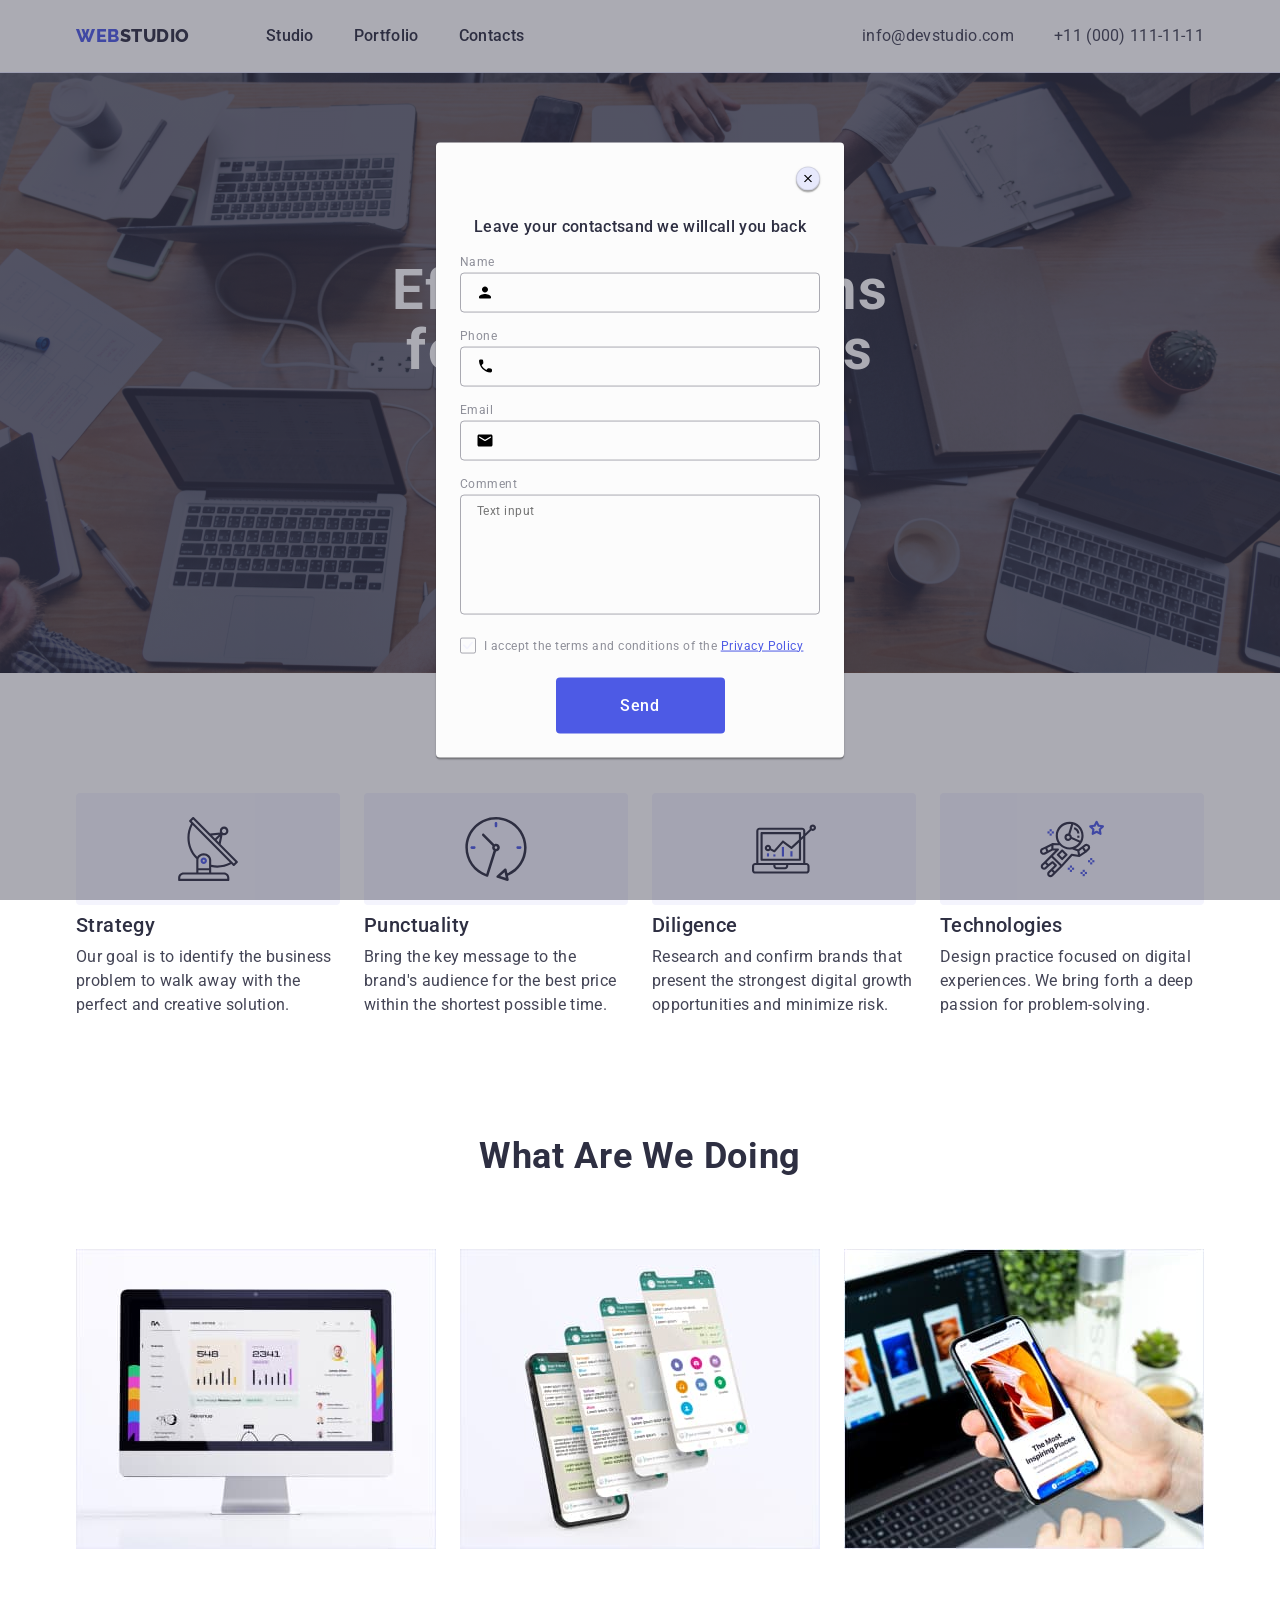
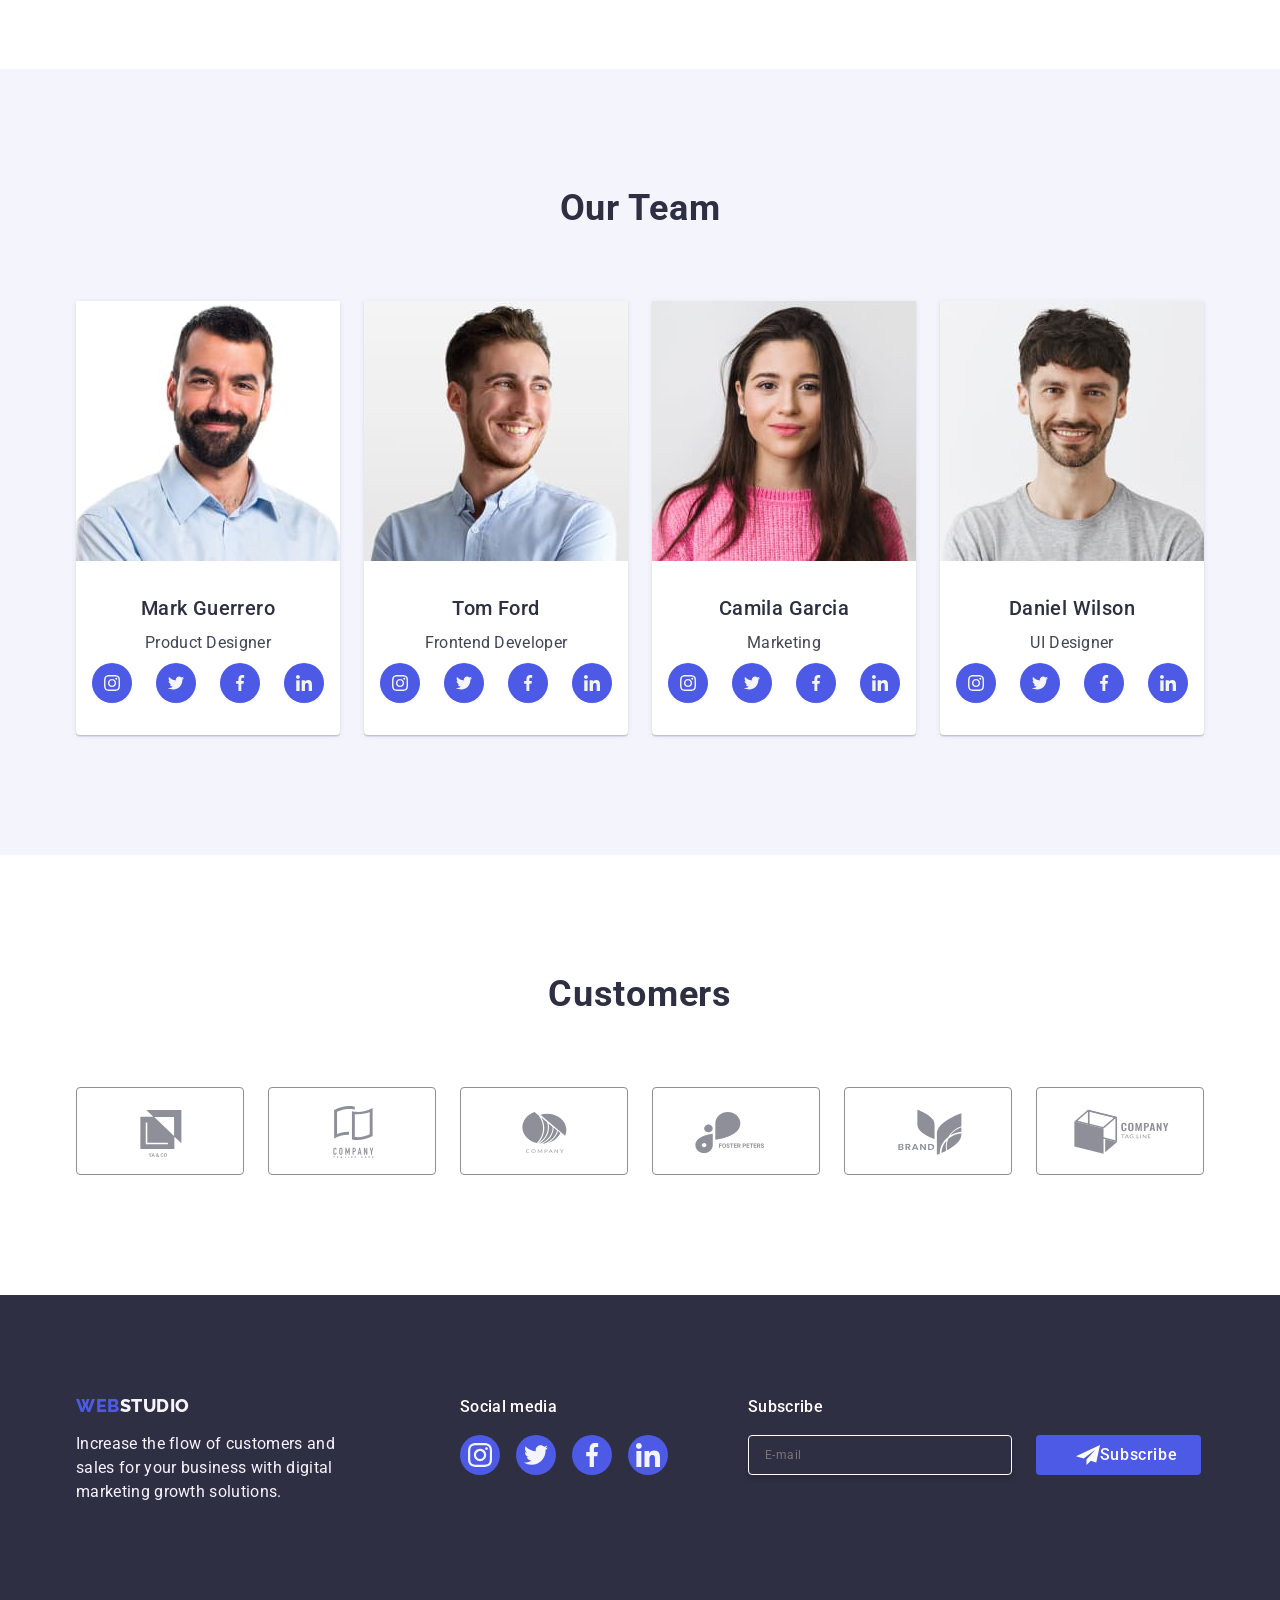
<file: index.html>
<!DOCTYPE html>
<html lang="en">
  <head>
    <meta charset="UTF-8" />
    <meta http-equiv="X-UA-Compatible" content="IE=edge" />
    <meta name="viewport" content="width=device-width, initial-scale=1.0" />
    <title>Effective Solutions for Your Business</title>
    <link rel="preconnect" href="https://fonts.googleapis.com" />
    <link rel="preconnect" href="https://fonts.gstatic.com" crossorigin />
    <link
      href="https://fonts.googleapis.com/css2?family=Montserrat:wght@400;700&family=Raleway:wght@800&family=Roboto:wght@400;500;700&display=swap"
      rel="stylesheet"
    />
    <link
      rel="stylesheet"
      href="https://cdnjs.cloudflare.com/ajax/libs/modern-normalize/1.1.0/modern-normalize.min.css"
    />
    <link rel="stylesheet" href="./css/styles.css" />
  </head>
  <body class="page">
    <!--Header-->
    <header class="page-header">
      <div class="container nav-container">
        <nav class="header-nav">
          <a class="link logo-type" href="./index.html"
            >Web<span class="logo-page">Studio</span></a
          >
          <ul class="list first-menu">
            <li class="list menu-item">
              <a class="link menu-link" href="./index.html">Studio</a>
            </li>
            <li class="list menu-item">
              <a class="link menu-link" href="./portfolio.html">Portfolio</a>
            </li>
            <li class="list menu-item">
              <a class="link menu-link" href="">Contacts</a>
            </li>
          </ul>
        </nav>
        <address class="contacts-item">
          <ul class="list contacts-list">
            <li class="link contacts-menu">
              <a class="link contacts" href="mailto:info@devstudio.com"
                >info@devstudio.com</a
              >
            </li>
            <li class="link contacts-menu">
              <a class="link contacts-tel" href="tel:+110001111111"
                >+11 (000) 111-11-11</a
              >
            </li>
          </ul>
        </address>
      </div>
    </header>
    <!--Main-->
    <main>
      <!--hero image-->
      <section class="main">
        <div class="container">
          <h1 class="main-menu">Effective Solutions for Your Business</h1>
          <button class="modal-open-btn" type="button">Order Service</button>
        </div>
      </section>
      <!--List-->
      <section class="list-main">
        <div class="container">
          <h2 class="main-list visually-hidden">Criteria</h2>
          <ul class="list top-list">
            <li class="item-list">
              <div class="icon-container">
                <svg
                  class="icon-list-container"
                  aria-label="іконка першої групи"
                  width="64"
                  height="64"
                >
                  <use href="./images/icons.svg#icon-antenna-1"></use>
                </svg>
              </div>
              <h3 class="list-head">Strategy</h3>
              <p class="text-list">
                Our goal is to identify the business problem to walk away with
                the perfect and creative solution.
              </p>
            </li>
            <li class="item-list">
              <div class="icon-container">
                <svg
                  class="icon-list-container"
                  aria-label="іконка першої групи"
                  width="64"
                  height="64"
                >
                  <use href="./images/icons.svg#icon-clock-1"></use>
                </svg>
              </div>
              <h3 class="list-head">Punctuality</h3>
              <p class="text-list">
                Bring the key message to the brand's audience for the best price
                within the shortest possible time.
              </p>
            </li>
            <li class="item-list">
              <div class="icon-container">
                <svg
                  class="icon-list-container"
                  aria-label="іконка першої групи"
                  width="64"
                  height="64"
                >
                  <use href="./images/icons.svg#icon-diagram-1"></use>
                </svg>
              </div>
              <h3 class="list-head">Diligence</h3>
              <p class="text-list">
                Research and confirm brands that present the strongest digital
                growth opportunities and minimize risk.
              </p>
            </li>
            <li class="item-list">
              <div class="icon-container">
                <svg
                  class="icon-list-container"
                  aria-label="іконка першої групи"
                  width="64"
                  height="64"
                >
                  <use href="./images/icons.svg#icon-astronaut-1"></use>
                </svg>
              </div>
              <h3 class="list-head">Technologies</h3>
              <p class="text-list">
                Design practice focused on digital experiences. We bring forth a
                deep passion for problem-solving.
              </p>
            </li>
          </ul>
        </div>
      </section>
      <!--What are we doing-->
      <section class="about">
        <div class="container">
          <h2 class="title-theme">What are we doing</h2>
          <ul class="list about-list">
            <li class="about-gallery">
              <img
                class="about-gallery-img"
                src="./images/what-are-we-doing/img-1.jpg"
                alt="Portfolio"
                width="360"
                height="300"
              />
            </li>
            <li class="about-gallery">
              <img
                class="about-gallery-img"
                src="./images/what-are-we-doing/img-2.jpg"
                alt="Portfolio"
                width="360"
                height="300"
              />
            </li>
            <li class="about-gallery">
              <img
                class="about-gallery-img"
                src="./images/what-are-we-doing/img-3.jpg"
                alt="Portfolio"
                width="360"
                height="300"
              />
            </li>
          </ul>
        </div>
      </section>
      <!--Our Team-->
      <section class="employees">
        <div class="container">
          <h2 class="title-theme">Our Team</h2>
          <ul class="list employees-list">
            <li class="employees-list-item">
              <img
                class="employees-list-img"
                src="./images/our-time/mark-guerrero.jpg"
                alt="time"
                width="264"
                height="260"
              />
              <div class="container-employees">
                <h3 class="employees-list-name">Mark Guerrero</h3>
                <p class="employees-list-position">Product Designer</p>
                <ul class="social-list list">
                  <li class="social-list-item">
                    <a href="" class="social-list-link">
                      <svg
                        class="social-list-icon"
                        aria-label="іконка інстаграма"
                        width="16"
                        height="16"
                      >
                        <use href="./images/icons.svg#icon-instagram-2"></use>
                      </svg>
                    </a>
                  </li>
                  <li class="social-list-item">
                    <a href="" class="social-list-link">
                      <svg
                        class="social-list-icon"
                        aria-label="іконка твітера"
                        width="16"
                        height="16"
                      >
                        <use href="./images/icons.svg#icon-twitter-1"></use>
                      </svg>
                    </a>
                  </li>
                  <li class="social-list-item">
                    <a href="" class="social-list-link">
                      <svg
                        class="social-list-icon"
                        aria-label="іконка фейсбука"
                        width="16"
                        height="16"
                      >
                        <use href="./images/icons.svg#icon-facebook-1"></use>
                      </svg>
                    </a>
                  </li>
                  <li class="social-list-item">
                    <a href="" class="social-list-link">
                      <svg
                        class="social-list-icon"
                        aria-label="іконка лінкедина"
                        width="16"
                        height="16"
                      >
                        <use href="./images/icons.svg#icon-linkedin-1"></use>
                      </svg>
                    </a>
                  </li>
                </ul>
              </div>
            </li>
            <li class="employees-list-item">
              <img
                class="employees-list-img"
                src="./images/our-time/tom-ford.jpg"
                alt="time"
                width="264"
                height="260"
              />
              <div class="container-employees">
                <h3 class="employees-list-name">Tom Ford</h3>
                <p class="employees-list-position">Frontend Developer</p>
                <ul class="social-list list">
                  <li class="social-list-item">
                    <a href="" class="social-list-link">
                      <svg
                        class="social-list-icon"
                        aria-label="іконка інстаграма"
                        width="16"
                        height="16"
                      >
                        <use href="./images/icons.svg#icon-instagram-2"></use>
                      </svg>
                    </a>
                  </li>
                  <li class="social-list-item">
                    <a href="" class="social-list-link">
                      <svg
                        class="social-list-icon"
                        aria-label="іконка твітера"
                        width="16"
                        height="16"
                      >
                        <use href="./images/icons.svg#icon-twitter-1"></use>
                      </svg>
                    </a>
                  </li>
                  <li class="social-list-item">
                    <a href="" class="social-list-link">
                      <svg
                        class="social-list-icon"
                        aria-label="іконка фейсбука"
                        width="16"
                        height="16"
                      >
                        <use href="./images/icons.svg#icon-facebook-1"></use>
                      </svg>
                    </a>
                  </li>
                  <li class="social-list-item">
                    <a href="" class="social-list-link">
                      <svg
                        class="social-list-icon"
                        aria-label="іконка лінкедина"
                        width="16"
                        height="16"
                      >
                        <use href="./images/icons.svg#icon-linkedin-1"></use>
                      </svg>
                    </a>
                  </li>
                </ul>
              </div>
            </li>
            <li class="employees-list-item">
              <img
                class="employees-list-img"
                src="./images/our-time/camila-garcia.jpg"
                alt="time"
                width="264"
                height="260"
              />
              <div class="container-employees">
                <h3 class="employees-list-name">Camila Garcia</h3>
                <p class="employees-list-position">Marketing</p>
                <ul class="social-list list">
                  <li class="social-list-item">
                    <a href="" class="social-list-link">
                      <svg
                        class="social-list-icon"
                        aria-label="іконка інстаграма"
                        width="16"
                        height="16"
                      >
                        <use href="./images/icons.svg#icon-instagram-2"></use>
                      </svg>
                    </a>
                  </li>
                  <li class="social-list-item">
                    <a href="" class="social-list-link">
                      <svg
                        class="social-list-icon"
                        aria-label="іконка твітера"
                        width="16"
                        height="16"
                      >
                        <use href="./images/icons.svg#icon-twitter-1"></use>
                      </svg>
                    </a>
                  </li>
                  <li class="social-list-item">
                    <a href="" class="social-list-link">
                      <svg
                        class="social-list-icon"
                        aria-label="іконка фейсбука"
                        width="16"
                        height="16"
                      >
                        <use href="./images/icons.svg#icon-facebook-1"></use>
                      </svg>
                    </a>
                  </li>
                  <li class="social-list-item">
                    <a href="" class="social-list-link">
                      <svg
                        class="social-list-icon"
                        aria-label="іконка лінкедина"
                        width="16"
                        height="16"
                      >
                        <use href="./images/icons.svg#icon-linkedin-1"></use>
                      </svg>
                    </a>
                  </li>
                </ul>
              </div>
            </li>
            <li class="employees-list-item">
              <img
                class="employees-list-img"
                src="./images/our-time/daniel-wilson.jpg"
                alt="time"
                width="264"
                height="260"
              />
              <div class="container-employees">
                <h3 class="employees-list-name">Daniel Wilson</h3>
                <p class="employees-list-position">UI Designer</p>
                <ul class="social-list list">
                  <li class="social-list-item">
                    <a href="" class="social-list-link">
                      <svg
                        class="social-list-icon"
                        aria-label="іконка інстаграма"
                        width="16"
                        height="16"
                      >
                        <use href="./images/icons.svg#icon-instagram-2"></use>
                      </svg>
                    </a>
                  </li>
                  <li class="social-list-item">
                    <a href="" class="social-list-link">
                      <svg
                        class="social-list-icon"
                        aria-label="іконка твітера"
                        width="16"
                        height="16"
                      >
                        <use href="./images/icons.svg#icon-twitter-1"></use>
                      </svg>
                    </a>
                  </li>
                  <li class="social-list-item">
                    <a href="" class="social-list-link">
                      <svg
                        class="social-list-icon"
                        aria-label="іконка фейсбука"
                        width="16"
                        height="16"
                      >
                        <use href="./images/icons.svg#icon-facebook-1"></use>
                      </svg>
                    </a>
                  </li>
                  <li class="social-list-item">
                    <a href="" class="social-list-link">
                      <svg
                        class="social-list-icon"
                        aria-label="іконка лінкедина"
                        width="16"
                        height="16"
                      >
                        <use href="./images/icons.svg#icon-linkedin-1"></use>
                      </svg>
                    </a>
                  </li>
                </ul>
              </div>
            </li>
          </ul>
        </div>
      </section>
      <!--Customers-->
      <section class="customers-logo">
        <div class="container">
          <h2 class="customers-head">Customers</h2>
          <ul class="customers-list list">
            <li class="customers-list-icon">
              <a href="" class="customers-icon">
                <svg class="icon-svg" width="104" height="56">
                  <use href="./images/icons.svg#icon-Logo"></use>
                </svg>
              </a>
            </li>
            <li class="customers-list-icon">
              <a href="" class="customers-icon">
                <svg class="icon-svg" width="104" height="56">
                  <use href="./images/icons.svg#icon-Logo-1"></use>
                </svg>
              </a>
            </li>
            <li class="customers-list-icon">
              <a href="" class="customers-icon">
                <svg class="icon-svg" width="104" height="56">
                  <use href="./images/icons.svg#icon-Logo-2"></use>
                </svg>
              </a>
            </li>
            <li class="customers-list-icon">
              <a href="" class="customers-icon">
                <svg class="icon-svg" width="104" height="56">
                  <use href="./images/icons.svg#icon-Logo-3"></use>
                </svg>
              </a>
            </li>
            <li class="customers-list-icon">
              <a href="" class="customers-icon">
                <svg class="icon-svg" width="104" height="56">
                  <use href="./images/icons.svg#icon-Logo-4"></use>
                </svg>
              </a>
            </li>
            <li class="customers-list-icon">
              <a href="" class="customers-icon">
                <svg class="icon-svg" width="104" height="56">
                  <use href="./images/icons.svg#icon-Logo-5"></use>
                </svg>
              </a>
            </li>
          </ul>
        </div>
      </section>
    </main>
    <!--Footer-->
    <footer class="aside">
      <div class="container aside-container">
        <div class="social-head">
          <a class="link logo" href="./index.html"
            >Web<span class="logo-part">Studio</span></a
          >
          <p class="text-footer">
            Increase the flow of customers and sales for your business with
            digital marketing growth solutions.
          </p>
        </div>
        <div class="social-container">
          <p class="head-list">Social media</p>
          <ul class="main-list list">
            <li class="social-list-item">
              <a href="" class="main-list-link">
                <svg
                  class="social-list-icon"
                  aria-label="іконка інстаграма"
                  width="24"
                  height="24"
                >
                  <use href="./images/icons.svg#icon-instagram-2"></use>
                </svg>
              </a>
            </li>
            <li class="social-list-item">
              <a href="" class="main-list-link">
                <svg
                  class="social-list-icon"
                  aria-label="іконка твітера"
                  width="24"
                  height="24"
                >
                  <use href="./images/icons.svg#icon-twitter-1"></use>
                </svg>
              </a>
            </li>
            <li class="social-list-item">
              <a href="" class="main-list-link">
                <svg
                  class="social-list-icon"
                  aria-label="іконка фейсбука"
                  width="24"
                  height="24"
                >
                  <use href="./images/icons.svg#icon-facebook-1"></use>
                </svg>
              </a>
            </li>
            <li class="social-list-item">
              <a href="" class="main-list-link">
                <svg
                  class="social-list-icon"
                  aria-label="іконка лінкедина"
                  width="24"
                  height="24"
                >
                  <use href="./images/icons.svg#icon-linkedin-1"></use>
                </svg>
              </a>
            </li>
          </ul>
        </div>
        <!-----Subscribe----->
        <div class="subscribe-container">
          <p class="subscribe-list">Subscribe</p>
          <form class="subscribe-form">
            <label class="subscribe-form-label">
              <input
                type="email"
                name="user-mail"
                placeholder="E-mail"
                class="subscribe-form-label-input"
              />
            </label>
            <button class="subscribe-form-submit-btn" type="submit">
              <svg
                width="24"
                height="24"
                class="subscribe-form-submit-btn-icon"
              >
                <use
                  href="./images/subscr-icons/symbol-defs.svg#icon-subscribe"
                ></use>
              </svg>
              Subscribe
            </button>
          </form>
        </div>
      </div>
    </footer>

    <!-------Backdrop--------->
    <div class="backdrop is-open">
      <div class="modal">
        <button class="modal-close-btn" type="button">
          <svg
            class="modal-close-btn-icon"
            width="8"
            height="8"
            aria-label="close icon"
          >
            <use href="./images/icons/symbol-defs.svg#icon-close"></use>
          </svg>
        </button>
        <p class="review-form-description">
          Leave your contactsand we willcall you back
        </p>
        <form class="review-form">
          <div class="review-form-field-wrapper">
            <label for="user-name" class="review-form-field-label">Name</label>
            <div class="review-form-input-wrapper">
              <input
                type="text"
                class="review-form-input"
                name="user-name"
                id="user-name"
                pattern="[a-zA-Zа-яА-ЯіІїЇєЄ']+"
                title="Andrii"
                required
              />
              <svg class="review-form-fieled-icon" width="18" height="24">
                <use href="./images/icons/symbol-defs.svg#icon-avatar" />
              </svg>
            </div>
          </div>
          <div class="review-form-field-wrapper">
            <label for="user-phone" class="review-form-field-label"
              >Phone</label
            >
            <div class="review-form-input-wrapper">
              <input
                type="tel"
                class="review-form-input"
                name="user-phone"
                id="user-phone"
                pattern="[0-9]{3}-[0-9]{3}-[0-9]{2}-[0-9]{2}"
                title="xxx-xxx-xx-xx"
                required
              />
              <svg class="review-form-fieled-icon" width="18" height="24">
                <use href="./images/icons/symbol-defs.svg#icon-phone" />
              </svg>
            </div>
          </div>
          <div class="review-form-field-wrapper">
            <label for="user-email" class="review-form-field-label"
              >Email</label
            >
            <div class="review-form-input-wrapper">
              <input
                type="email"
                class="review-form-input"
                name="user-email"
                id="user-email"
                required
              />
              <svg class="review-form-fieled-icon" width="18" height="24">
                <use href="./images/icons/symbol-defs.svg#icon-email" />
              </svg>
            </div>
          </div>
          <div class="review-form-field-wrapper review-form-field-wrapper-last">
            <label for="user-comment" class="review-form-field-label"
              >Comment</label
            >
            <textarea
              class="review-form-message"
              name="user-comment"
              id="user-comment"
              placeholder="Text input"
              required
            ></textarea>
          </div>
          <div class="review-form-checkbox-wrapper">
            <input
              type="checkbox"
              class="review-form-privacy-checkbox visually-hidden"
              name="user-privacy"
              id="user-privacy"
              value="true"
              required
            />
            <label for="user-privacy" class="review-form-checkbox-label">
              <span class="review-form-own-checkbox">
                <svg
                  class="review-form-own-checkbox-icon"
                  width="10"
                  height="8"
                >
                  <use
                    href="./images/icons/symbol-defs.svg#icon-checkbox"
                  ></use>
                </svg> </span
              >I accept the terms and conditions of the
              <a class="privacy-policy-link" href="">Privacy Policy</a></label
            >
          </div>
          <button class="review-form-submit-btn" type="submit">Send</button>
        </form>
      </div>
    </div>
  </body>
</html>
</file>
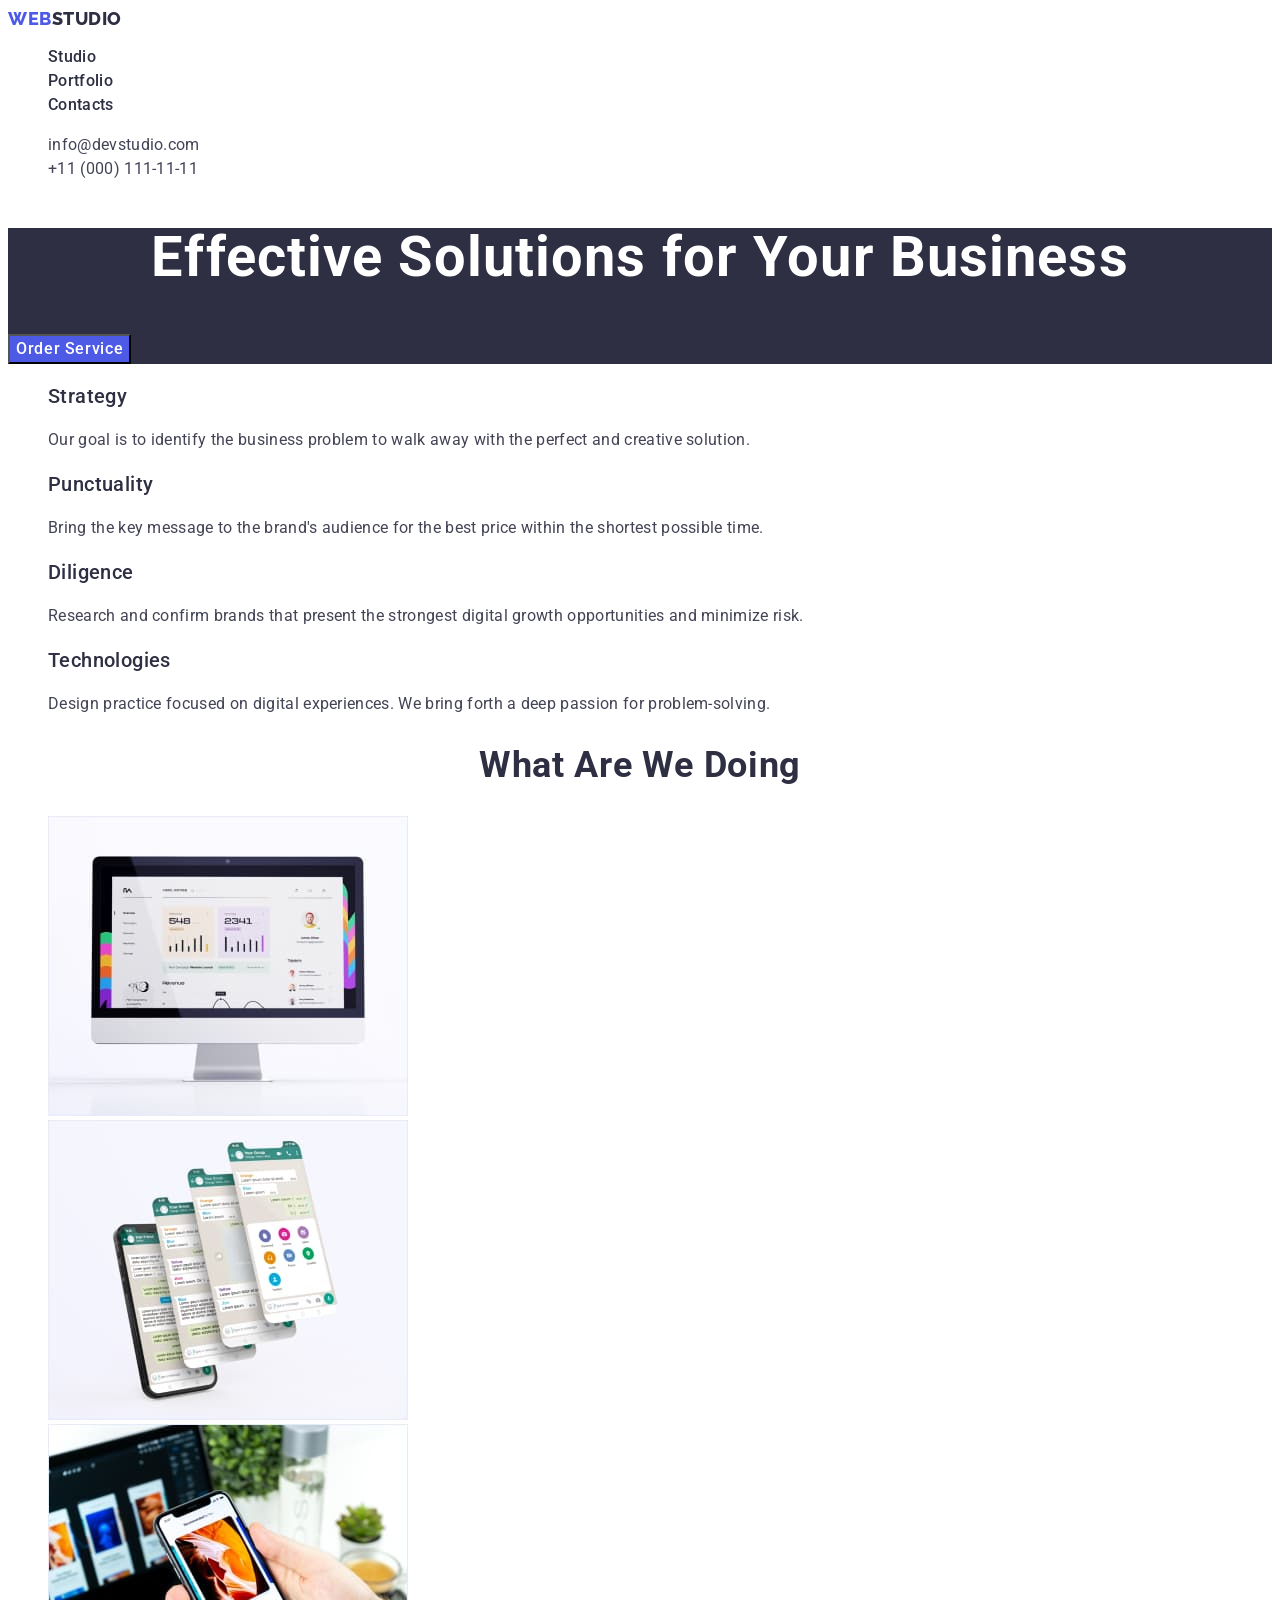
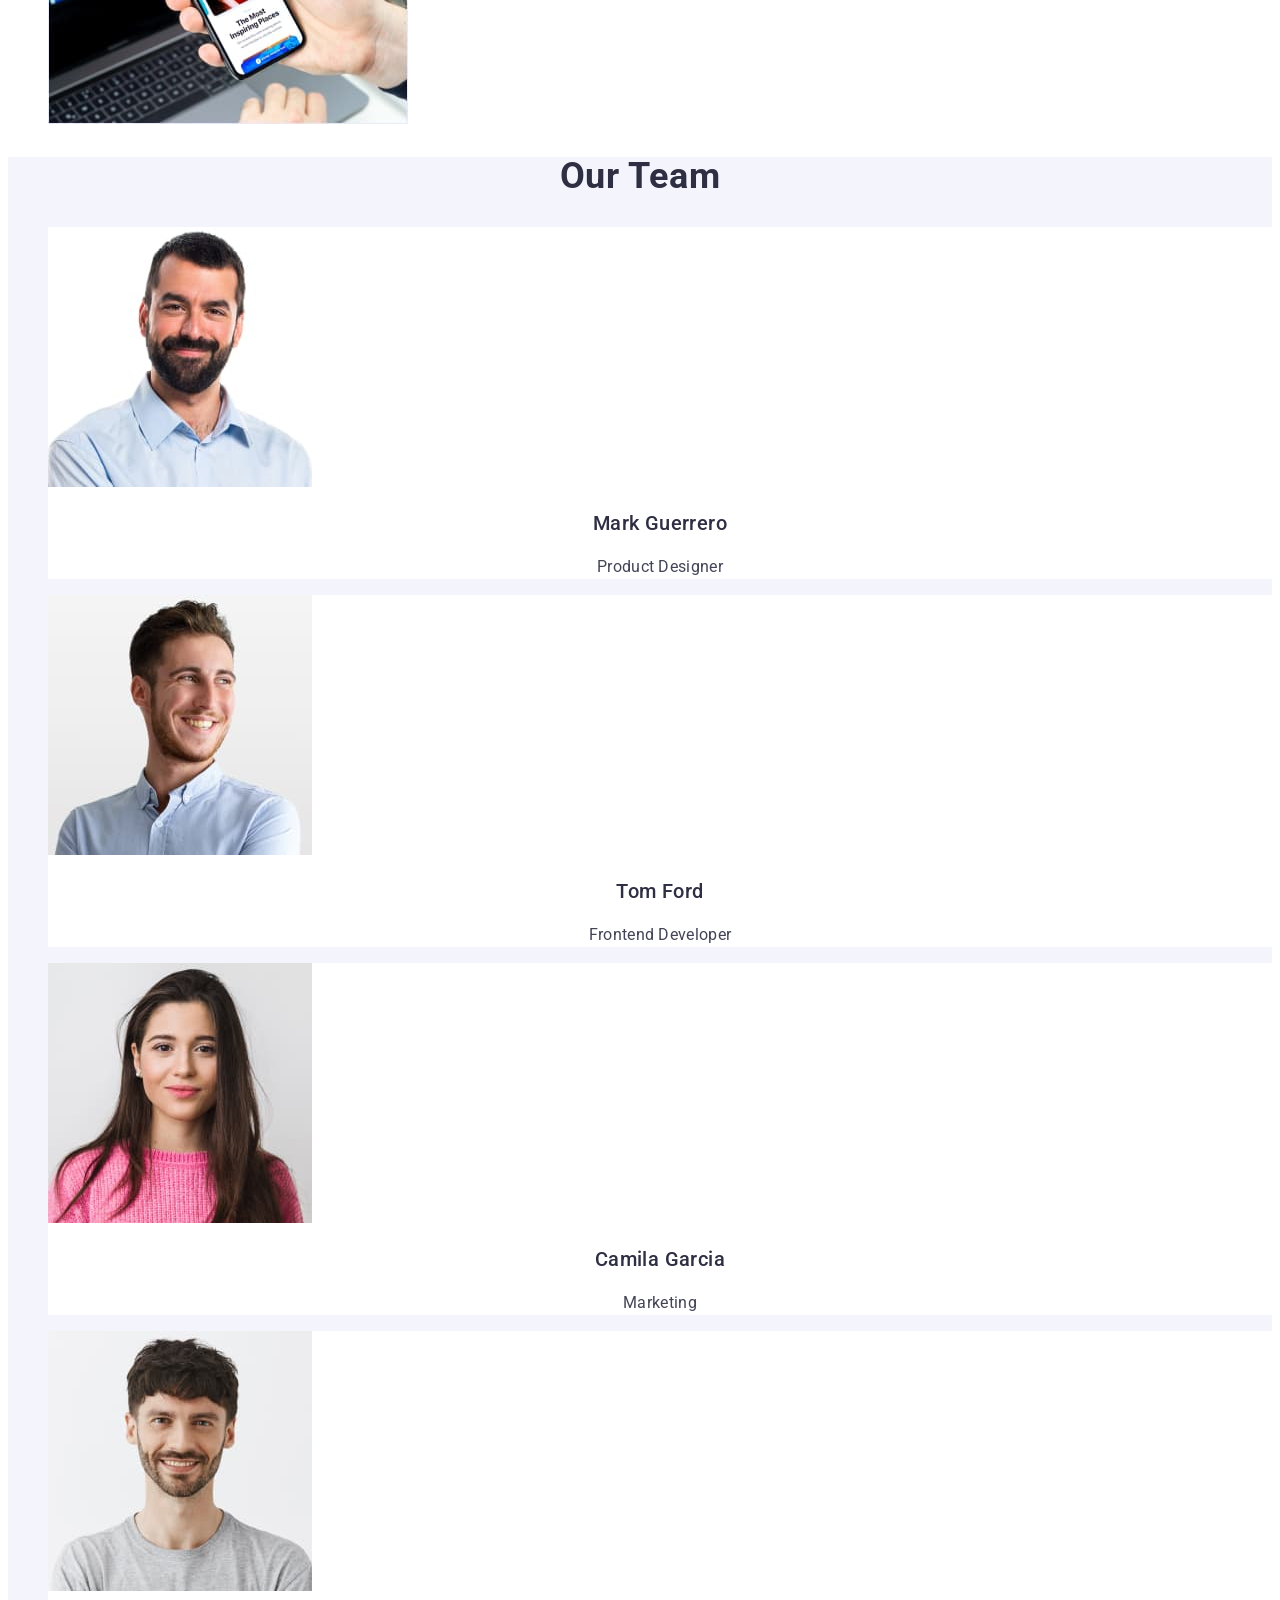
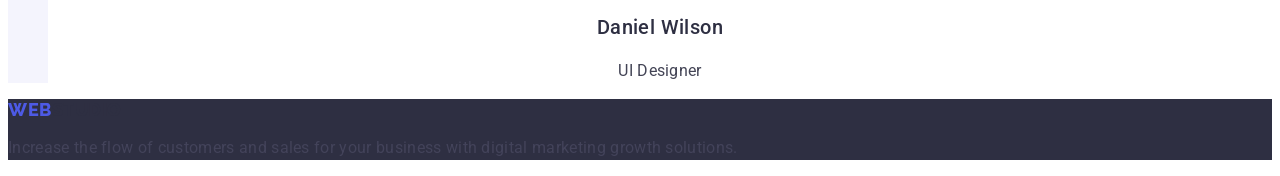
<file: goit-markup-hw-02/goit-markup-hw-02/goit-markup-hw-02/index.html>
<!DOCTYPE html>
<html lang="en">
  <head>
    <meta charset="UTF-8" />
    <meta http-equiv="X-UA-Compatible" content="IE=edge" />
    <meta name="viewport" content="width=device-width, initial-scale=1.0" />
    <title>Effective Solutions for Your Business</title>
    <link rel="preconnect" href="https://fonts.googleapis.com" />
    <link rel="preconnect" href="https://fonts.gstatic.com" crossorigin />
    <link
      href="https://fonts.googleapis.com/css2?family=Montserrat:wght@400;700&family=Raleway:wght@800&family=Roboto:wght@400;500;700&display=swap"
      rel="stylesheet"
    />
    <link rel="stylesheet" href="./css/styles.css" />
  </head>
  <body class="page">
    <header class="page-header">
      <nav class="header-nav">
        <a class="link logo" href="./index.html"
          >Web<span class="logo-part">Studio</span></a
        >
        <ul class="list first-menu">
          <li class="list menu-item">
            <a class="link menu-link" href="./index.html">Studio</a>
          </li>
          <li class="list menu-item">
            <a class="link menu-link" href="./portfolio.html">Portfolio</a>
          </li>
          <li class="list menu-item">
            <a class="link menu-link" href="">Contacts</a>
          </li>
        </ul>
      </nav>
      <address class="contacts-item">
        <ul class="list contacts-list">
          <li class="link contacts-menu">
            <a class="link contacts" href="mailto:info@devstudio.com"
              >info@devstudio.com</a
            >
          </li>
          <li class="link contacts-menu">
            <a class="link contacts" href="tel:+110001111111"
              >+11 (000) 111-11-11</a
            >
          </li>
        </ul>
      </address>
    </header>
    <!--Main-->
    <main>
      <!--hero image-->
      <section class="header">
        <h1 class="header-menu">Effective Solutions for Your Business</h1>
        <button class="modal-open-btn" type="button">Order Service</button>
      </section>
      <!--List-->
      <section class="list">
        <h2 class="main-list" hidden>List</h2>
        <ul class="list top-list">
          <li class="item-list">
            <h3 class="list-head">Strategy</h3>
            <p class="text-list">
              Our goal is to identify the business problem to walk away with the
              perfect and creative solution.
            </p>
          </li>
          <li class="item-list">
            <h3 class="list-head">Punctuality</h3>
            <p class="text-list">
              Bring the key message to the brand's audience for the best price
              within the shortest possible time.
            </p>
          </li>
          <li class="item-list">
            <h3 class="list-head">Diligence</h3>
            <p class="text-list">
              Research and confirm brands that present the strongest digital
              growth opportunities and minimize risk.
            </p>
          </li>
          <li class="item-list">
            <h3 class="list-head">Technologies</h3>
            <p class="text-list">
              Design practice focused on digital experiences. We bring forth a
              deep passion for problem-solving.
            </p>
          </li>
        </ul>
      </section>
      <!--What are we doing-->
      <section class="about">
        <h2 class="title-theme">What are we doing</h2>
        <ul class="list about-list">
          <li class="about-gallery">
            <img
              class="about-gallery-img"
              src="./images/what-are-we-doing/img-1.jpg"
              alt="Portfolio"
              width="360"
              height="300"
            />
          </li>
          <li class="about-gallery">
            <img
              class="about-gallery-img"
              src="./images/what-are-we-doing/img-2.jpg"
              alt="Portfolio"
              width="360"
              height="300"
            />
          </li>
          <li class="about-gallery">
            <img
              class="about-gallery-img"
              src="./images/what-are-we-doing/img-3.jpg"
              alt="Portfolio"
              width="360"
              height="300"
            />
          </li>
        </ul>
      </section>
      <!--Our Team-->
      <section class="employees">
        <h2 class="title-theme">Our Team</h2>
        <ul class="list employees-list">
          <li class="employees-list-item">
            <img
              class="employees-list-img"
              src="./images/our-time/mark-guerrero.jpg"
              alt="time"
              width="264"
              height="260"
            />
            <h3 class="employees-list-name">Mark Guerrero</h3>
            <p class="employees-list-position">Product Designer</p>
          </li>
          <li class="employees-list-item">
            <img
              class="employees-list-img"
              src="./images/our-time/tom-ford.jpg"
              alt="time"
              width="264"
              height="260"
            />
            <h3 class="employees-list-name">Tom Ford</h3>
            <p class="employees-list-position">Frontend Developer</p>
          </li>
          <li class="employees-list-item">
            <img
              class="employees-list-img"
              src="./images/our-time/camila-garcia.jpg"
              alt="time"
              width="264"
              height="260"
            />
            <h3 class="employees-list-name">Camila Garcia</h3>
            <p class="employees-list-position">Marketing</p>
          </li>
          <li class="employees-list-item">
            <img
              class="employees-list-img"
              src="./images/our-time/daniel-wilson.jpg"
              alt="time"
              width="264"
              height="260"
            />
            <h3 class="employees-list-name">Daniel Wilson</h3>
            <p class="employees-list-position">UI Designer</p>
          </li>
        </ul>
      </section>
    </main>
    <footer class="aside">
      <a class="link logo" href="./index.html"
        >Web<span class="logo-part">Studio</span></a
      >
      <p class="text-footer">
        Increase the flow of customers and sales for your business with digital
        marketing growth solutions.
      </p>
    </footer>
  </body>
</html>
</file>
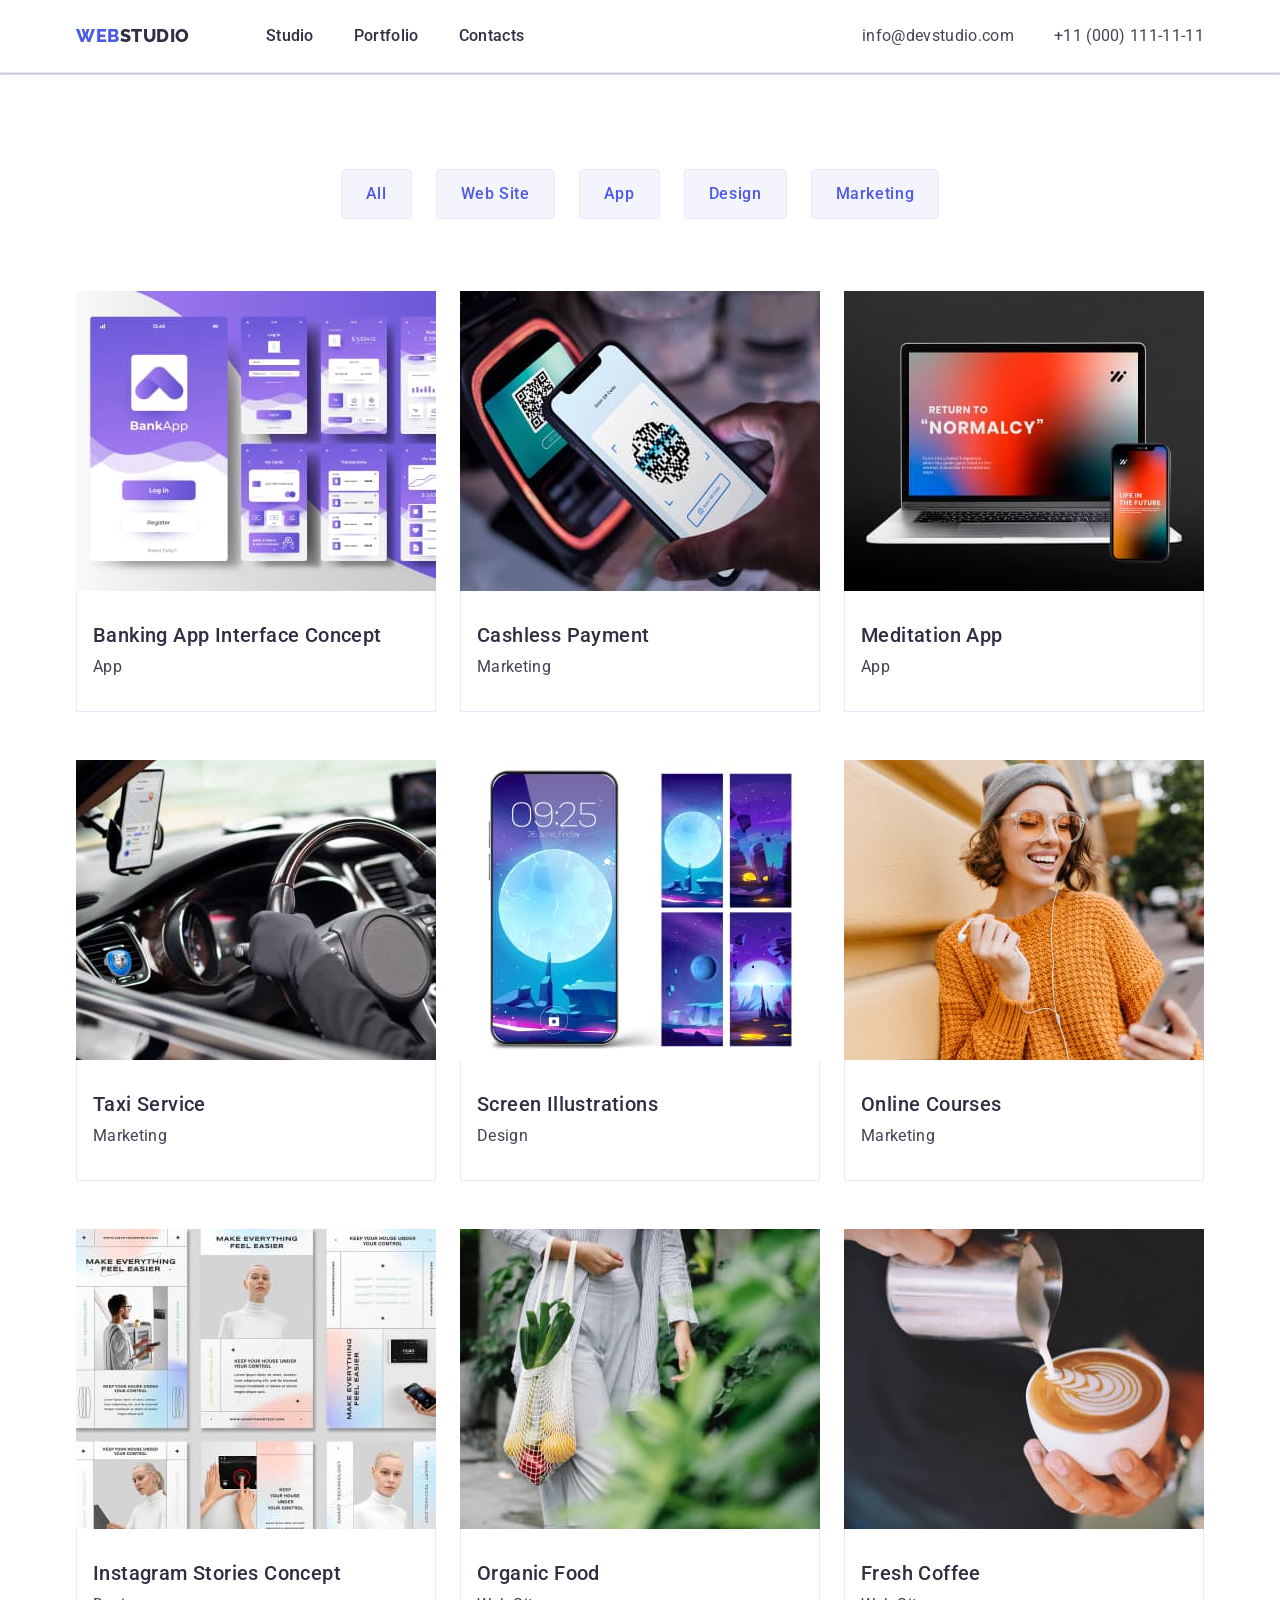
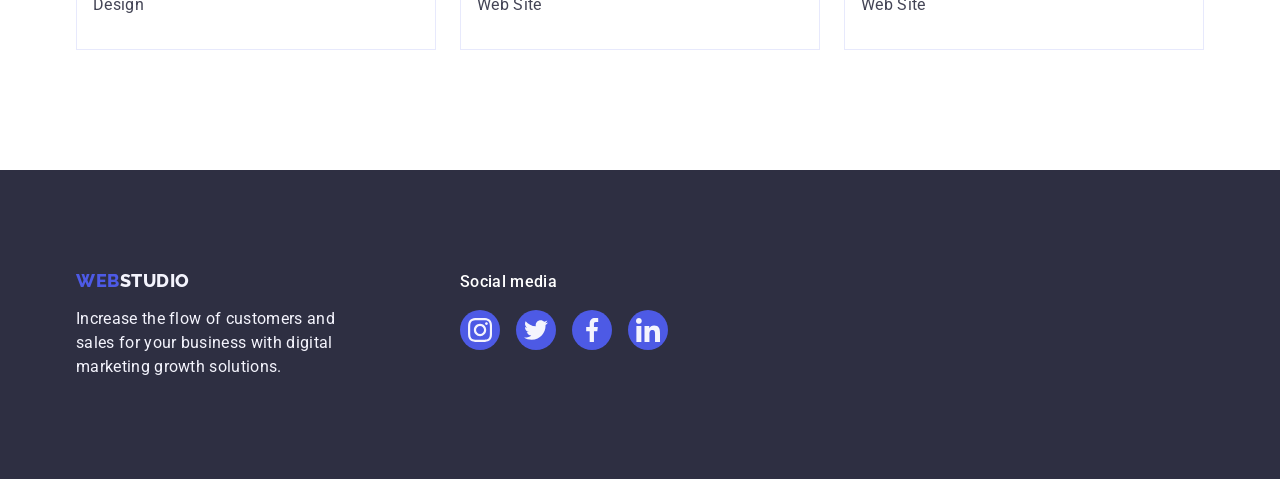
<file: portfolio.html>
<!DOCTYPE html>
<html lang="en">
  <head>
    <meta charset="UTF-8" />
    <meta http-equiv="X-UA-Compatible" content="IE=edge" />
    <meta name="viewport" content="width=device-width, initial-scale=1.0" />
    <link rel="preconnect" href="https://fonts.googleapis.com" />
    <link rel="preconnect" href="https://fonts.gstatic.com" crossorigin />
    <link
      href="https://fonts.googleapis.com/css2?family=Montserrat:wght@400;700&family=Raleway:wght@800&family=Roboto:wght@400;500;700&display=swap"
      rel="stylesheet"
    />
    <link
      rel="stylesheet"
      href="https://cdnjs.cloudflare.com/ajax/libs/modern-normalize/1.1.0/modern-normalize.min.css"
    />
    <link rel="stylesheet" href="./css/styles.css" />
    <title>Portfolio</title>
  </head>
  <body class="page">
    <header class="page-header">
      <div class="container nav-container">
        <nav class="header-nav">
          <a class="link logo-type" href="./index.html"
            >Web<span class="logo-page">Studio</span></a
          >
          <ul class="list first-menu">
            <li class="list menu-item">
              <a class="menu-link link" href="./index.html">Studio</a>
            </li>
            <li class="list menu-item">
              <a class="link menu-link" href="./portfolio.html">Portfolio</a>
            </li>
            <li class="list menu-item">
              <a class="menu-link link" href="">Contacts</a>
            </li>
          </ul>
        </nav>
        <address class="contacts-item">
          <ul class="list contacts-list">
            <li class="link contacts-menu">
              <a class="link contacts" href="mailto:info@devstudio.com"
                >info@devstudio.com</a
              >
            </li>
            <li class="link contacts-menu">
              <a class="link contacts" href="tel:+110001111111"
                >+11 (000) 111-11-11</a
              >
            </li>
          </ul>
        </address>
      </div>
    </header>
    <!--Main-->
    <main>
      <section class="type">
        <div class="container">
          <h1 class="visually-hidden">Portfolio</h1>
          <ul class="button list">
            <li><button class="open-btn" type="button">All</button></li>
            <li>
              <button class="open-btn" type="button">Web Site</button>
            </li>
            <li><button class="open-btn" type="button">App</button></li>
            <li><button class="open-btn" type="button">Design</button></li>
            <li>
              <button class="open-btn" type="button">Marketing</button>
            </li>
          </ul>
          <ul class="img-about list">
            <li class="about-gallery-img">
              <a class="about-img link" href="">
                <img
                  src="./images/row-1/banking-app.jpg"
                  alt="concept"
                  width="360"
                  height="300"
                />
                <div class="container-img-about">
                  <h2 class="title">Banking App Interface Concept</h2>
                  <p class="about-img-gallery">App</p>
                </div>
              </a>
            </li>
            <li class="about-gallery-img">
              <a class="about-img link" href="">
                <img
                  src="./images/row-1/cashless-payment.jpg"
                  alt="payment"
                  width="360"
                  height="300"
                />
                <div class="container-img-about">
                  <h2 class="title">Cashless Payment</h2>
                  <p class="about-img-gallery">Marketing</p>
                </div>
              </a>
            </li>
            <li class="about-gallery-img">
              <a class="about-img link" href="">
                <img
                  src="./images/row-1/meditation-app.jpg"
                  alt="meditation"
                  width="360"
                  height="300"
                />
                <div class="container-img-about">
                  <h2 class="title">Meditation App</h2>
                  <p class="about-img-gallery">App</p>
                </div>
              </a>
            </li>
            <li class="about-gallery-img">
              <a class="about-img link" href="">
                <img
                  src="./images/row-2/taxi-service.jpg"
                  alt="serw"
                  width="360"
                  height="300"
                />
                <div class="container-img-about">
                  <h2 class="title">Taxi Service</h2>
                  <p class="about-img-gallery">Marketing</p>
                </div>
              </a>
            </li>
            <li class="about-gallery-img">
              <a class="about-img link" href="">
                <img
                  src="./images/row-2/screen-illustrations.jpg"
                  alt="serw"
                  width="360"
                  height="300"
                />
                <div class="container-img-about">
                  <h2 class="title">Screen Illustrations</h2>
                  <p class="about-img-gallery">Design</p>
                </div>
              </a>
            </li>
            <li class="about-gallery-img">
              <a class="about-img link" href="">
                <img
                  src="./images/row-2/online-courses.jpg"
                  alt="serw"
                  width="360"
                  height="300"
                />
                <div class="container-img-about">
                  <h2 class="title">Online Courses</h2>
                  <p class="about-img-gallery">Marketing</p>
                </div>
              </a>
            </li>
            <li class="about-gallery-img">
              <a class="about-img link" href="">
                <img
                  src="./images/row-3/instagram-stories.jpg"
                  alt="app"
                  width="360"
                  height="300"
                />
                <div class="container-img-about">
                  <h2 class="title">Instagram Stories Concept</h2>
                  <p class="about-img-gallery">Design</p>
                </div>
              </a>
            </li>
            <li class="about-gallery-img">
              <a class="about-img link" href="">
                <img
                  src="./images/row-3/organic-food.jpg"
                  alt="app"
                  width="360"
                  height="300"
                />
                <div class="container-img-about">
                  <h2 class="title">Organic Food</h2>
                  <p class="about-img-gallery">Web Site</p>
                </div>
              </a>
            </li>
            <li class="about-gallery-img">
              <a class="about-img link" href="">
                <img
                  src="./images/row-3/fresh-coffee.jpg"
                  alt="app"
                  width="360"
                  height="300"
                />
                <div class="container-img-about">
                  <h2 class="title">Fresh Coffee</h2>
                  <p class="about-img-gallery">Web Site</p>
                </div>
              </a>
            </li>
          </ul>
        </div>
      </section>
    </main>
    <!--footer-->
    <footer class="aside">
      <div class="container aside-container">
        <div class="social-head">
          <a class="link logo" href="./index.html"
            >Web<span class="logo-part">Studio</span></a
          >
          <p class="text-footer">
            Increase the flow of customers and sales for your business with
            digital marketing growth solutions.
          </p>
        </div>
        <div class="social-container">
          <p class="head-list">Social media</p>
          <ul class="main-list list">
            <li class="social-list-item">
              <a href="" class="main-list-link">
                <svg
                  class="social-list-icon"
                  aria-label="іконка інстаграма"
                  width="24"
                  height="24"
                >
                  <use href="./images/icons.svg#icon-instagram-2"></use>
                </svg>
              </a>
            </li>
            <li class="social-list-item">
              <a href="" class="main-list-link">
                <svg
                  class="social-list-icon"
                  aria-label="іконка твітера"
                  width="24"
                  height="24"
                >
                  <use href="./images/icons.svg#icon-twitter-1"></use>
                </svg>
              </a>
            </li>
            <li class="social-list-item">
              <a href="" class="main-list-link">
                <svg
                  class="social-list-icon"
                  aria-label="іконка фейсбука"
                  width="24"
                  height="24"
                >
                  <use href="./images/icons.svg#icon-facebook-1"></use>
                </svg>
              </a>
            </li>
            <li class="social-list-item">
              <a href="" class="main-list-link">
                <svg
                  class="social-list-icon"
                  aria-label="іконка лінкедина"
                  width="24"
                  height="24"
                >
                  <use href="./images/icons.svg#icon-linkedin-1"></use>
                </svg>
              </a>
            </li>
          </ul>
        </div>
      </div>
    </footer>
  </body>
</html>
</file>
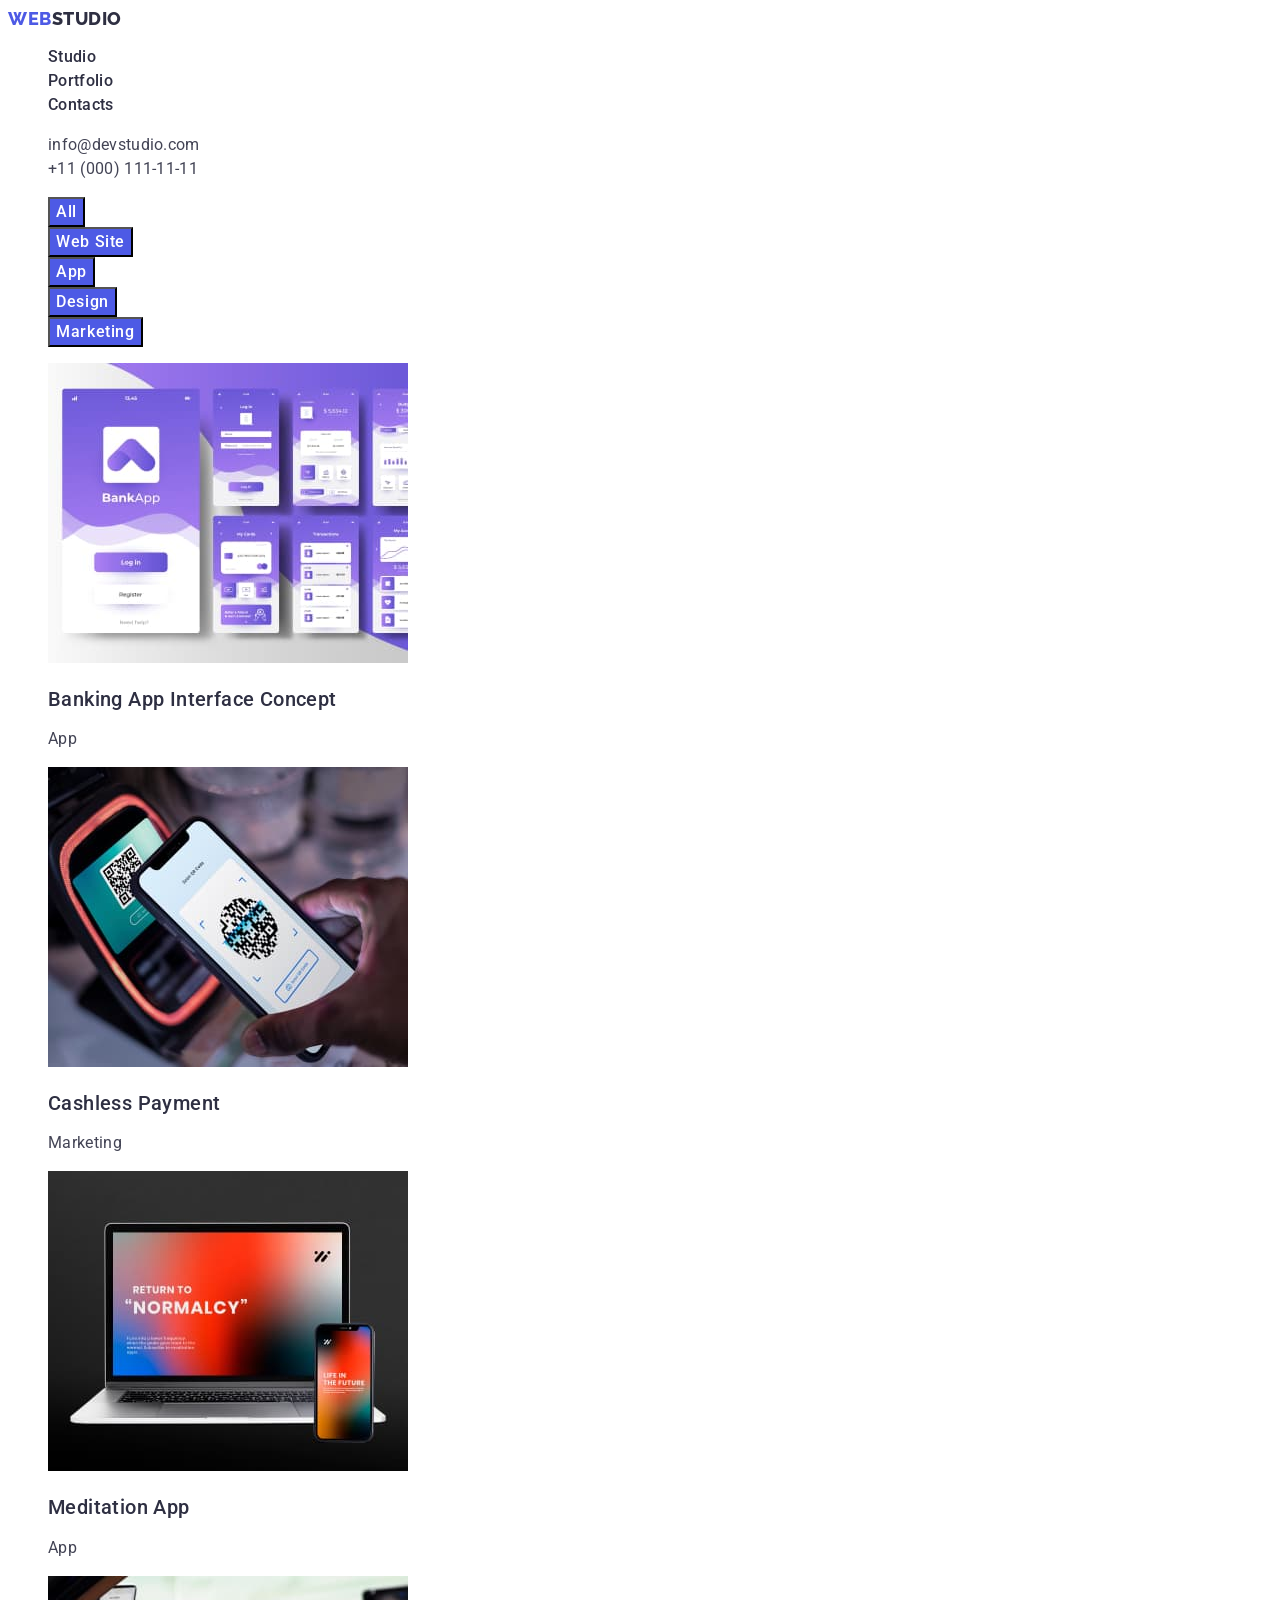
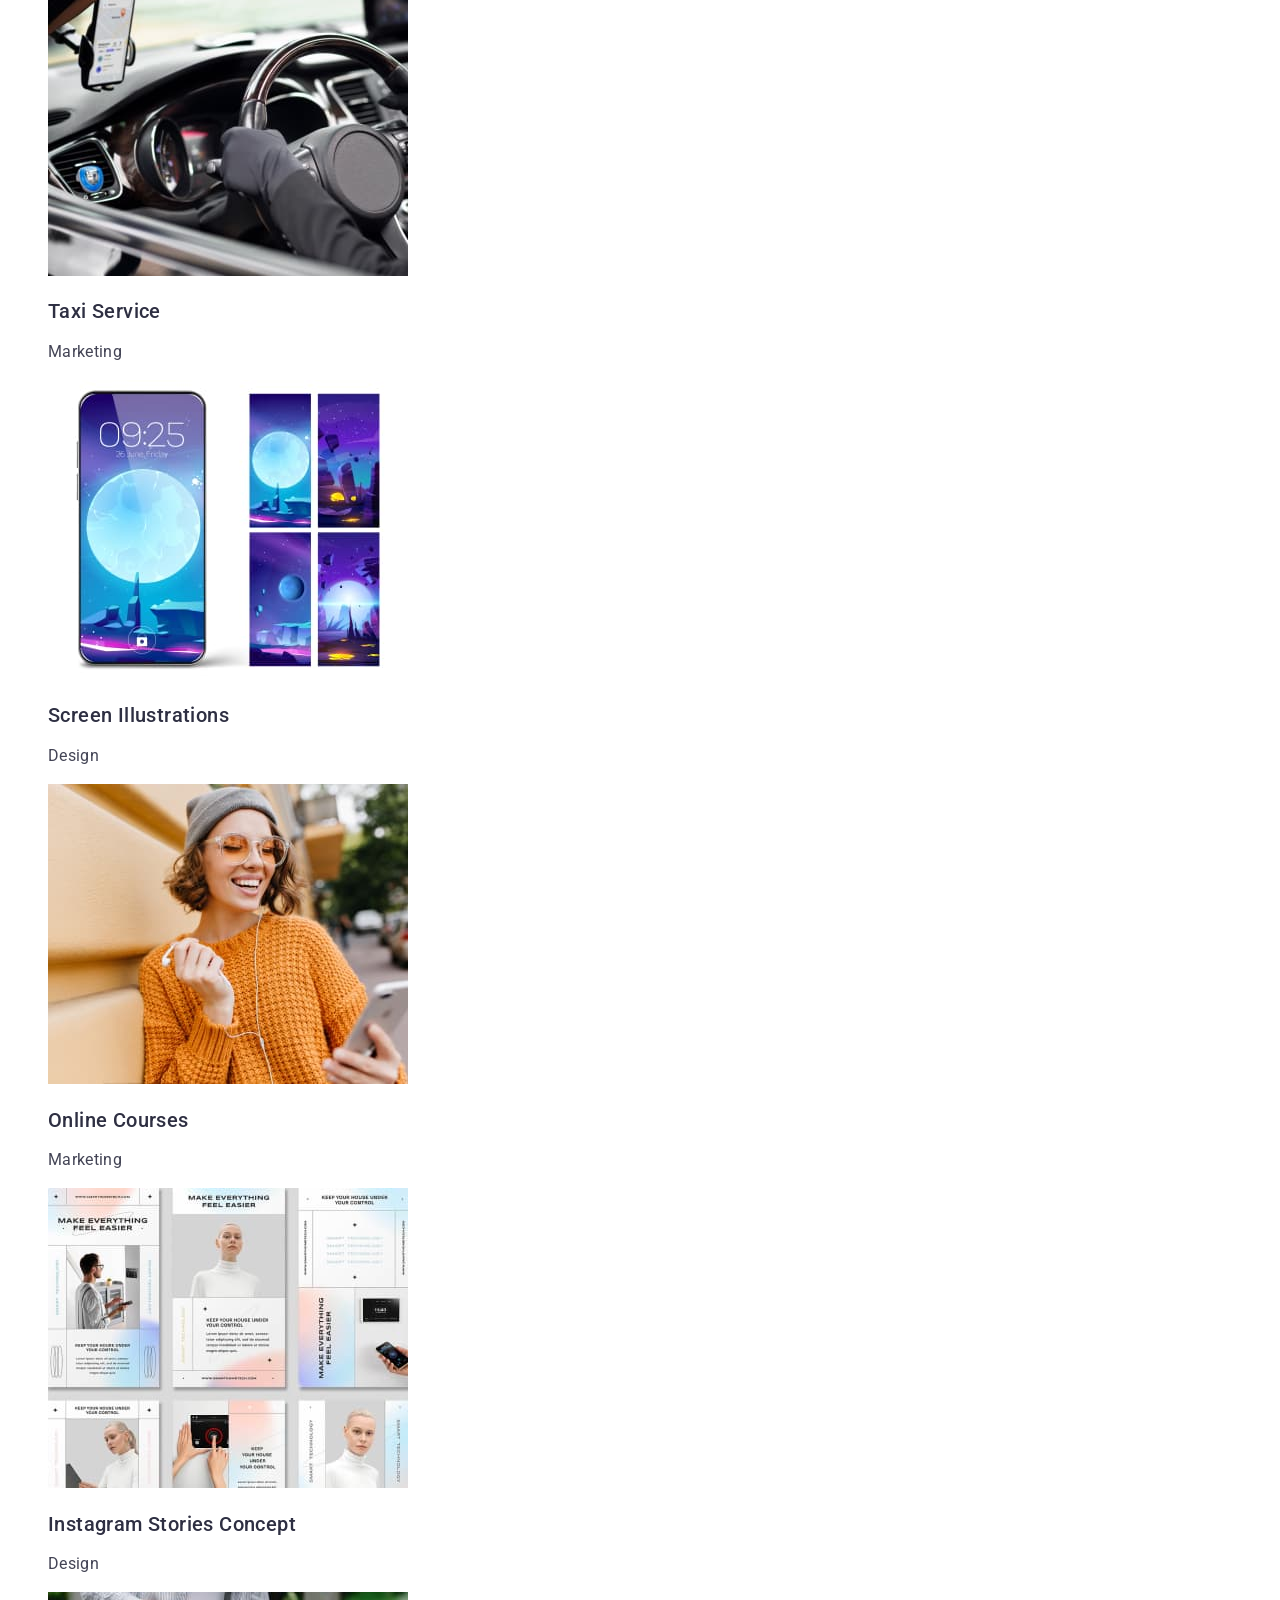
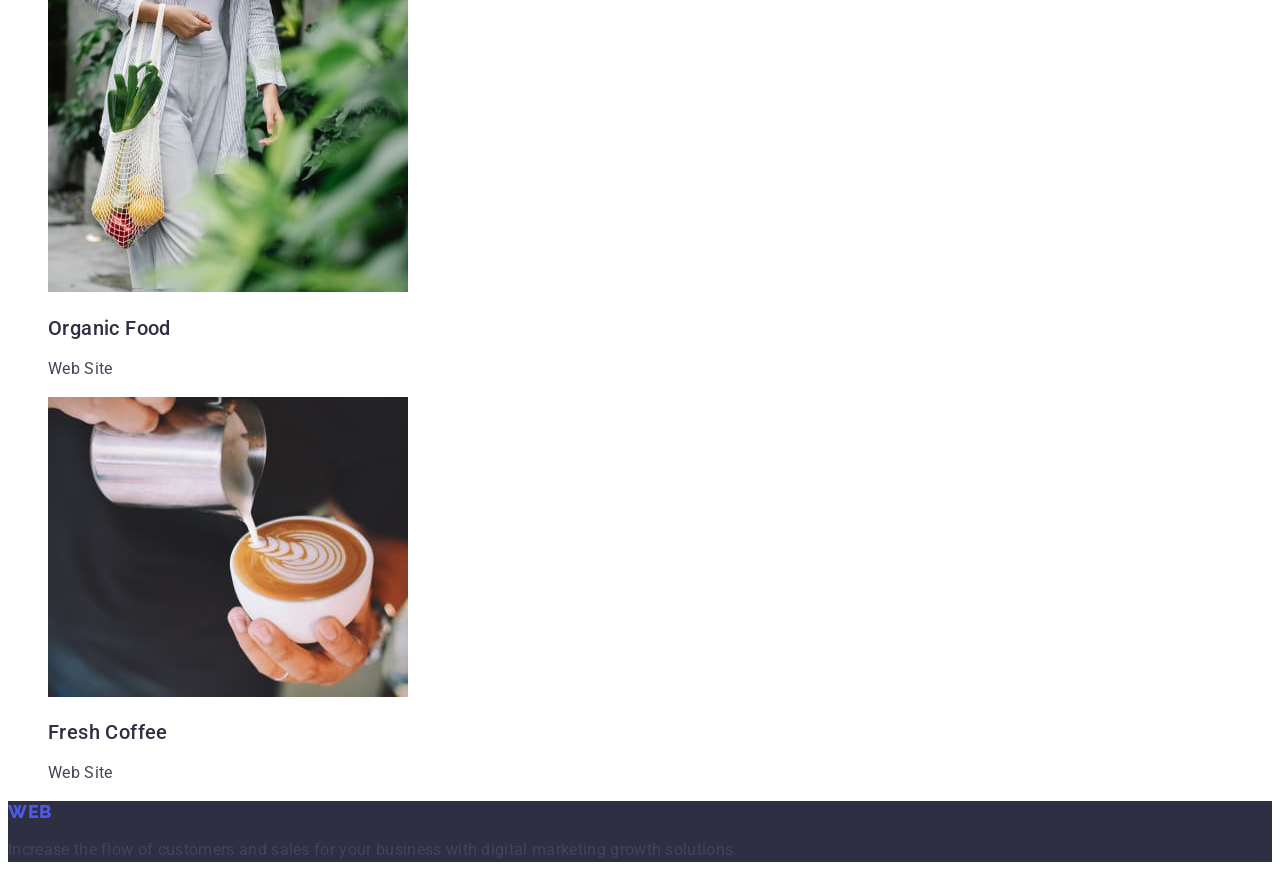
<file: goit-markup-hw-02/goit-markup-hw-02/goit-markup-hw-02/portfolio.html>
<!DOCTYPE html>
<html lang="en">
  <head>
    <meta charset="UTF-8" />
    <meta http-equiv="X-UA-Compatible" content="IE=edge" />
    <meta name="viewport" content="width=device-width, initial-scale=1.0" />
    <link rel="preconnect" href="https://fonts.googleapis.com" />
    <link rel="preconnect" href="https://fonts.gstatic.com" crossorigin />
    <link
      href="https://fonts.googleapis.com/css2?family=Montserrat:wght@400;700&family=Raleway:wght@800&family=Roboto:wght@400;500;700&display=swap"
      rel="stylesheet"
    />
    <link rel="stylesheet" href="./css/styles.css" />
    <title>Portfolio</title>
  </head>
  <body class="page">
    <header class="page-header">
      <nav class="header-nav">
        <a class="link logo" href="./index.html"
          >Web<span class="logo-part">Studio</span></a
        >
        <ul class="list first-menu">
          <li class="list menu-item">
            <a class="menu-link link" href="./index.html">Studio</a>
          </li>
          <li class="list menu-item">
            <a class="link menu-link" href="./portfolio.html">Portfolio</a>
          </li>
          <li class="list menu-item">
            <a class="menu-link link" href="">Contacts</a>
          </li>
        </ul>
      </nav>
      <address class="contacts-item">
        <ul class="list contacts-list">
          <li class="link contacts-menu">
            <a class="link contacts" href="mailto:info@devstudio.com"
              >info@devstudio.com</a
            >
          </li>
          <li class="link contacts-menu">
            <a class="link contacts" href="tel:+110001111111"
              >+11 (000) 111-11-11</a
            >
          </li>
        </ul>
      </address>
    </header>
    <main>
      <section class="type">
        <h1 hidden>Filter</h1>
        <ul class="button list">
          <li><button class="modal-open-btn" type="button">All</button></li>
          <li>
            <button class="modal-open-btn" type="button">Web Site</button>
          </li>
          <li><button class="modal-open-btn" type="button">App</button></li>
          <li><button class="modal-open-btn" type="button">Design</button></li>
          <li>
            <button class="modal-open-btn" type="button">Marketing</button>
          </li>
        </ul>
        <ul class="img-about list">
          <li class="link about-gallery-img">
            <img
              src="./images/row-1/banking-app.jpg"
              alt="concept"
              width="360"
              height="300"
            />
            <h2 class="title">Banking App Interface Concept</h2>
            <p class="about-gallery-img">App</p>
          </li>
          <li class="link about-gallery-img">
            <img
              src="./images/row-1/cashless-payment.jpg"
              alt="payment"
              width="360"
              height="300"
            />
            <h2 class="title">Cashless Payment</h2>
            <p class="about-gallery-img">Marketing</p>
          </li>
          <li class="link about-gallery-img">
            <img
              src="./images/row-1/meditation-app.jpg"
              alt="meditation"
              width="360"
              height="300"
            />
            <h2 class="title">Meditation App</h2>
            <p class="about-gallery-img">App</p>
          </li>
        </ul>
        <ul class="img-about list">
          <li class="link about-gallery-img">
            <img
              src="./images/row-2/taxi-service.jpg"
              alt="serw"
              width="360"
              height="300"
            />
            <h2 class="title">Taxi Service</h2>
            <p class="about-gallery-img">Marketing</p>
          </li>
          <li class="link about-gallery-img">
            <img
              src="./images/row-2/screen-illustrations.jpg"
              alt="serw"
              width="360"
              height="300"
            />
            <h2 class="title">Screen Illustrations</h2>
            <p class="about-gallery-img">Design</p>
          </li>
          <li class="link about-gallery-img">
            <img
              src="./images/row-2/online-courses.jpg"
              alt="serw"
              width="360"
              height="300"
            />
            <h2 class="title">Online Courses</h2>
            <p class="about-gallery-img">Marketing</p>
          </li>
        </ul>
        <ul class="img-about list">
          <li class="link about-gallery-img">
            <img
              src="./images/row-3/instagram-stories.jpg"
              alt="app"
              width="360"
              height="300"
            />
            <h2 class="title">Instagram Stories Concept</h2>
            <p class="about-gallery-img">Design</p>
          </li>
          <li class="link about-gallery-img">
            <img
              src="./images/row-3/organic-food.jpg"
              alt="app"
              width="360"
              height="300"
            />
            <h2 class="title">Organic Food</h2>
            <p class="about-gallery-img">Web Site</p>
          </li>
          <li class="link about-gallery-img">
            <img
              src="./images/row-3/fresh-coffee.jpg"
              alt="app"
              width="360"
              height="300"
            />
            <h2 class="title">Fresh Coffee</h2>
            <p class="about-gallery-img">Web Site</p>
          </li>
        </ul>
      </section>
    </main>
    <footer class="aside">
      <a class="link logo" href="./index.html"
        >Web<span class="logo-part">Studio</span></a
      >
      <p class="text-footer">
        Increase the flow of customers and sales for your business with digital
        marketing growth solutions.
      </p>
    </footer>
  </body>
</html>
</file>
<file: css/styles.css>
:root {
    --primary-color-text: #2e2f42;
    --accent-color: #4d5ae5;
    --accent-color-secondary: #f4f4fd;
    --page--background--color: #ffffff;
    --brand-color: #434455;
    --page-color: #404bbf;
    --customers-color: #8e8f99;
    --social-background-color: #31d0aa;
    --transition-duration-and-func: 250ms cubic-bezier(0.4, 0, 0.2, 1);
  }
  .list {
    list-style: none;
  }
  .link {
    text-decoration: none;
  }
  button {
    cursor: pointer;
    color: var(--accent-color);
    background-color: var(--accent-color);
    transition: color var(--transition-duration-and-func);
    background-color: var(--transition-duration-and-func);
  }
  h1,
  h2,
  h3,
  p {
    margin-top: 0;
    margin-bottom: 0;
  }
  ul,
  ol {
    margin-top: 0;
    margin-bottom: 0;
    padding-left: 0;
  }
  img {
    display: block;
  }
  .main {
    margin-right: auto;
    margin-left: auto;
    background-color: var(--primary-color-text);
    padding: 188px 0;
    background-color: var(--primary-color-text);
    background-image: linear-gradient(
        rgba(46, 47, 66, 0.7),
        rgba(46, 47, 66, 0.7)
      ),
      url(../images/hero/bg.jpg);
    background-size: cover;
    max-width: 1440px;
    background-repeat: no-repeat;
    background-position: center;
  }
  .main-menu {
    font-family: 'Roboto', sans-serif;
    font-style: normal;
    font-weight: 700;
    font-size: 56px;
    line-height: 1.07;
    text-align: center;
    letter-spacing: 0.02em;
    color: var(--page--background--color);
    text-align: center;
    max-width: 496px;
    margin-left: auto;
    margin-right: auto;
  }
  .page-header {
    border-bottom: 1px solid #e7e9fc;
    box-shadow: 0px 2px 1px rgba(46, 47, 66, 0.08),
      0px 1px 1px rgba(46, 47, 66, 0.16), 0px 1px 6px rgba(46, 47, 66, 0.08);
  }
  .header-nav {
    display: flex;
    align-items: center;
  }
  .first-menu {
    display: flex;
    gap: 40px;
  }
  .container {
    width: 1158px;
    padding-left: 15px;
    padding-right: 15px;
    margin: 0 auto;
  }
  .nav-container {
    display: flex;
    align-items: center;
    justify-content: space-between;
  }
  .page {
    font-family: 'Roboto', sans-serif;
    color: var(--brand-color);
    background-color: var(--page--background--color);
  }
  .menu-link {
    font-weight: 500;
    font-size: 16px;
    line-height: 1.5;
    letter-spacing: 0.02em;
    color: var(--primary-color-text);
    padding: 24px 0;
    display: block;
    transition: color 300ms linear;
  }
  .menu-link:hover,
  .menu-link:focus {
    color: var(--page-color);
  }
  .contacts-item {
    font-style: normal;
    margin-left: auto;
  }
  .contacts-list {
    display: flex;
    gap: 40px;
  }
  .contacts {
    font-size: 16px;
    line-height: 1.5;
    letter-spacing: 0.02em;
    color: var(--brand-color);
  }
  .contacts-tel {
    font-size: 16px;
    line-height: 1.5;
    letter-spacing: 0.02em;
    color: var(--brand-color);
    margin-right: auto;
    transition: color 300ms linear;
  }
  .contacts:hover,
  .contacts:focus {
    color: var(--page-color);
  }
  
  .contacts:hover,
  .contacts:focus {
    color: var(--page-color);
  }
  .modal-open-btn {
    font-weight: 500;
    font-size: 16px;
    line-height: 1.5;
    display: block;
    letter-spacing: 0.04em;
    background-color: var(--accent-color);
    color: var(--page--background--color);
    padding: 16px 32px;
    border: none;
    border-radius: 4px;
    cursor: pointer;
    margin-left: auto;
    margin-right: auto;
    margin-top: 48px;
    min-width: 169px;
    box-shadow: 0px 4px 4px rgba(0, 0, 0, 0.15);
  }
  .modal-open-btn:hover,
  .modal-open-btn:focus {
    background-color: var(--page-color);
    color: var(--accent-color-secondary);
  }
  .list-main {
    padding: 120px 0;
  }
  .icon-container {
    display: flex;
    align-items: center;
    justify-content: center;
    height: 112px;
    background-color: var(--accent-color-secondary);
    border-radius: 4px;
    margin-bottom: 8px;
  }
  
  .list-head {
    font-weight: 500;
    font-size: 20px;
    line-height: 1.2;
    letter-spacing: 0.02em;
    color: var(--primary-color-text);
    margin-bottom: 8px;
  }
  .text-list {
    font-size: 16px;
    line-height: 1.5;
    letter-spacing: 0.02em;
    color: var(--brand-color);
  }
  .top-list {
    display: flex;
    gap: 24px;
  }
  .item-list {
    width: calc((100% - 72px) / 4);
  }
  .title-theme {
    font-family: 'Roboto', sans-serif;
    font-style: normal;
    font-weight: 700;
    font-size: 36px;
    line-height: 1.11;
    text-align: center;
    letter-spacing: 0.02em;
    text-transform: capitalize;
    color: var(--primary-color-text);
    margin-bottom: 72px;
  }
  .title {
    font-weight: 500;
    font-size: 20px;
    line-height: 1.2;
    letter-spacing: 0.02em;
    color: var(--primary-color-text);
    margin-bottom: 8px;
  }
  .employees {
    background-color: var(--accent-color-secondary);
    padding: 120px 0;
  }
  
  .employees-list-name {
    font-family: 'Roboto', sans-serif;
    font-style: normal;
    font-weight: 500;
    font-size: 20px;
    line-height: 1.5;
    text-align: center;
    letter-spacing: 0.02em;
    color: var(--primary-color-text);
    text-align: center;
    margin-bottom: 8px;
  }
  .employees-list-position {
    font-size: 16px;
    line-height: 1.5;
    text-align: center;
    letter-spacing: 0.02em;
    color: var(--brand-color);
    text-align: center;
    margin-bottom: 8px;
  }
  .employees-list-item {
    background-color: var(--page--background--color);
    width: calc((100% - 72px) / 4);
    border-radius: 0px 0px 4px 4px;
    box-shadow: 0px 1px 6px rgba(46, 47, 66, 0.08),
      0px 1px 1px rgba(46, 47, 66, 0.16), 0px 2px 1px rgba(46, 47, 66, 0.08);
  }
  .employees-list {
    display: flex;
    gap: 24px;
  }
  .container-employees {
    padding: 32px 0 32px;
  }
  .social-container {
    margin-right: 80px;
  }
  .social-list {
    display: flex;
    justify-content: center;
    gap: 24px;
  }
  .social-list-link {
    display: flex;
    justify-content: center;
    align-items: center;
    width: 40px;
    height: 40px;
    background-color: var(--accent-color);
    border-radius: 50%;
  }
  .social-list-link:hover,
  .social-list-link:focus {
    background-color: var(--page-color);
  }
  .aside {
    background-color: var(--primary-color-text);
    padding: 100px 0;
  }
  .aside-container {
    display: flex;
    align-items: baseline;
  }
  .text-footer {
    font-size: 16px;
    line-height: 1.5;
    letter-spacing: 0.02em;
    color: var(--accent-color-secondary);
    width: 264px;
    height: 72px;
    left: 156px;
    top: 2420px;
  }
  .logo {
    font-family: 'Raleway', sans-serif;
    font-weight: 800;
    font-size: 18px;
    line-height: 1.17;
    letter-spacing: 0.03em;
    text-transform: uppercase;
    text-decoration: none;
    color: var(--accent-color);
    display: inline-block;
    margin-bottom: 16px;
  }
  .logo-part {
    color: var(--accent-color-secondary);
  }
  .logo-page {
    color: var(--primary-color-text);
  }
  .about {
    padding-bottom: 120px;
  }
  .img-about {
    text-decoration: none;
    display: flex;
    flex-wrap: wrap;
    column-gap: 24px;
    row-gap: 48px;
  }
  .about-img {
    display: block;
  }
  .about-img:hover,
  .about-img:focus {
    box-shadow: 0px 1px 6px rgba(46, 47, 66, 0.08),
      0px 1px 1px rgba(46, 47, 66, 0.16), 0px 2px 1px rgba(46, 47, 66, 0.08);
  }
  .about-list {
    display: flex;
    gap: 24px;
  }
  .about-gallery {
    width: calc((100% - 48px) / 3);
  }
  .about-img-gallery {
    font-style: normal;
    font-weight: 400;
    font-size: 16px;
    line-height: 1.5;
    letter-spacing: 0.02em;
    color: #434455;
    flex: none;
  }
  .open-btn {
    font-family: 'Roboto', sans-serif;
    font-weight: 500;
    font-size: 16px;
    line-height: 1.5;
    letter-spacing: 0.04em;
    padding: 12px 24px;
    background: var(--accent-color-secondary);
    border: 1px solid #e7e9fc;
    border-radius: 4px;
  }
  .open-btn:hover,
  .open-btn:focus {
    background-color: var(--page-color);
    color: var(--page--background--color);
    border: 1px solid transparent;
    box-shadow: 0px 3px 1px rgba(0, 0, 0, 0.1), 0px 2px 1px rgba(0, 0, 0, 0.08),
      0px 2px 2px rgba(0, 0, 0, 0.12);
  }
  .type {
    padding: 96px 0 120px;
  }
  .button {
    display: flex;
    justify-content: center;
    gap: 24px;
    margin-bottom: 72px;
  }
  .container-img-about {
    padding: 32px 16px;
    border: 1px solid #e7e9fc;
    border-top: none;
  }
  .logo-type {
    font-family: 'Raleway', sans-serif;
    font-weight: 800;
    font-size: 18px;
    line-height: 1.17;
    letter-spacing: 0.03em;
    text-transform: uppercase;
    text-decoration: none;
    color: var(--accent-color);
    margin-right: 76px;
    display: inline-block;
  }
  .visually-hidden {
    position: absolute;
    white-space: nowrap;
    width: 1px;
    height: 1px;
    overflow: hidden;
    border: 0;
    padding: 0;
    clip: rect(0 0 0 0);
    clip-path: inset(50%);
    margin: -1px;
  }
  .head-list {
    font-weight: 500;
    font-size: 16px;
    line-height: 1.5;
    color: var(--page--background--color);
    letter-spacing: 0.02em;
    margin-bottom: 16px;
  }
  .customers-logo {
    padding-top: 120px;
    padding-bottom: 120px;
  }
  .customers-head {
    text-align: center;
    letter-spacing: 0.02em;
    font-size: 36px;
    line-height: 1.11;
    color: var(--primary-color-text);
    margin-bottom: 72px;
  }
  .customers-list {
    display: flex;
    gap: 24px;
  }
  .customers-list-icon {
    width: calc((100% - 120px) / 6);
    height: 88px;
  }
  .contacts-list-icon:hover,
  .customers-list-icon:focus {
    background: #404bbf;
  }
  .customers-icon {
    width: 100%;
    height: 100%;
    border: 1px solid #8e8f99;
    border-radius: 4px;
    display: flex;
    align-items: center;
    justify-content: center;
    color: var(--customers-color);
  }
  .customers-icon:hover,
  .customers-icon:focus {
    border-color: #404bbf;
    color: #404bbf;
  }
  .icon-customers {
    fill: currentColor;
  }
  .icon-svg {
    fill: currentColor;
  }
  .aside-icon {
    display: flex;
    align-items: baseline;
  }
  .social-head {
    margin-right: 120px;
  }
  .main-list {
    display: flex;
    justify-content: center;
    gap: 16px;
  }
  .social-list-item {
    width: 40px;
    height: 40px;
  }
  .main-list-link {
    width: 100%;
    height: 100%;
    background-color: var(--accent-color);
    border-radius: 50%;
    display: flex;
    align-items: center;
    justify-content: center;
  }
  .social-list-link:hover,
  .social-list-link:focus {
    background-color: #404bbf;
  }
  .social-list-icon {
    fill: var(--accent-color-secondary);
  }
  .main-list-link:hover,
  .main-list-link:focus {
    background-color: #31d0aa;
  }
/*===========Subscribe===========*/
.subscribe-container {
  margin-right: 80px;
}

.subscribe-list {
  margin-bottom: 16px; 
  font-weight: 500; 
  font-size: 16px;
  line-height: 1.5; 
  letter-spacing: 0.02em;
  color: #ffffff;
}
.subscribe-form {
  display: flex;
  gap: 24px;
}
.subscribe-form-label-input {
  width: 264px;
  height: 40px;
  border: 1px solid #ffffff;
  background-color: transparent; 
  font-size: 12px;
  line-height: 2;
  letter-spacing: 0.04em; 
  padding-left: 16px; 
  box-shadow: 0px 4px 4px rgba(0, 0, 0, 0.15);
  border-radius: 4px;
  color: #ffffff;
  
}
.subscribe-form-submit-btn {
  font-family: "Roboto", sans-serif;
  min-width: 165px;
  height: 40px; 
  display: flex;
  justify-content: center; 
  align-items: center;
  font-size: 16px;
  font-size: 16px;
  font-weight: 500; 
  line-height: 1.5;
  letter-spacing: 0.04em;
  color: #ffffff;
  cursor: pointer;
  background-color: #4D5AE5;
  border: none;
  border-radius: 4px;
}
.subscribe-form-submit-btn-icon {
  margin-left: 16px;
}


/*=========== /Backdrop styles =========== */
  .backdrop {
    position: fixed;
    top: 0;
    left: 0;
    z-index: 9999999;
    width: 100%;
    height: 100%;
    background-color: rgba(46, 47, 66, 0.4);
    transition:  opacity 250ms cubic-bezier(0.4, 0, 0.2, 1), visibility 250ms cubic-bezier(0.4, 0, 0.2, 1);
    opacity: 0;
    visibility: hidden;
    pointer-events: none;
  }
  .backdrop.is-open {
    opacity: 1;
    visibility: visible;
    pointer-events: auto;
  }
  /*=========== Modal window styles =========== */
  .modal {
    position: absolute;
    top: 50%;
    left: 50%;
    transform: translate(-50%, -50%) scale(1);
    width: 408px;
    min-height: 584px;
    background: #fcfcfc;
    padding: 72px 24px 24px 24px;
    margin-bottom: auto;
    border-radius: 4px;
    box-shadow: 0px 1px 1px rgba(0, 0, 0, 0.14), 0px 1px 3px rgba(0, 0, 0, 0.12), 0px 2px 1px rgba(0, 0, 0, 0.2);
    transition: transform 250ms cubic-bezier(0.4, 0, 0.2, 1);
  }
  .modal-close-btn {
    display: flex; 
    align-items: center;
    justify-content: center;
    position: absolute;
    top: 24px;
    border: 1px solid rgba(0, 0, 0, 0.1); 
    right: 24px;
    width: 24px;
    height: 24px;
    border: 1px;
    background-color: #e7e9fc;
    border-radius: 50%;
    padding: 0;
    cursor: pointer;
    transition: background-color 250ms cubic-bezier(0.4, 0, 0.2, 1), border 250ms cubic-bezier(0.4, 0, 0.2, 1);
    box-shadow: 0px 1px 1px rgba(0, 0, 0, 0.14), 0px 1px 3px rgba(0, 0, 0, 0.12), 0px 2px 1px rgba(0, 0, 0, 0.2);
    border: 1px solid rgba(0, 0, 0, 0.1);
  }

  .modal-close-btn:hover,
  .modal-close-btn:focus {
    background-color: #404bbf;
    border: none;
    fill: #ffffff;
  }
  .modal-close-btn-icon {
    transition: fill 250ms cubic-bezier(0.4, 0, 0.2, 1); 
  }
  
  /*=========== Review form styles ===========*/
  .review-form-description {
    font-weight: 500;
    line-height: 1.5;
    width: 360px;
    height: 24px;
    top: 152px;
    left: 540px;
    font-family: Roboto;
    font-size: 16px;
    font-weight: 500;
    line-height: 24px;
    letter-spacing: 0.02em;
    text-align: center; 
    color: var(--primary-color-text);
    margin-bottom: 16px;
  }
  .review-form-field-label {
    font-family: Roboto;
    font-size: 12px;
    font-weight: 400;
    line-height: 1.17;
    letter-spacing: 0.04em;
    text-align: left;
    display: block;
    color: var(--customers-color);
    margin-bottom: 4px;
  }
  .review-form-field-wrapper {
    margin-bottom: 8px;
  }
  .review-form-input-wrapper {
    position: relative;
    margin-bottom: 16px;
  }
  .review-form-input {
    width: 100%;
    height: 40px;
    top: 18px;
    border-radius: 4px;
    border: 1px;
    background-color: transparent;
    padding-left: 38px;
    transition: border-color 250ms linear;
    border: 1px solid rgba(46, 47, 66, 0.4);
    outline: transparent;
    transition: border-color 250ms cubic-bezier(0.4, 0, 0.2, 1); 
  }
  
  .review-form-input:focus {
    border-color: #4D5AE5;
  }
  
  .review-form-fieled-icon {
    color: #000000;
    position: absolute;
    top: 50%;
    left: 16px;
    transform: translateY(-50%);
    transition: border-color 250ms linear;
    stroke: transparent;
    transition: fill 250ms cubic-bezier(0.4, 0, 0.2, 1);
  }
  .review-form-input:focus + .review-form-fieled-icon {
    fill: #4D5AE5;
  }
  .review-form-message {
    width: 100%;
    height: 120px;
    font-size: 12px;
    line-height: 1.17;
    letter-spacing: 0.04em;
    top: 216px;
    border-radius: 4px;
    border: 1px;
    background-color: transparent;
    border: 1px solid rgba(46, 47, 66, 0.4);
    resize: none;
    padding: 8px 16px;
    color: rgba(46, 47, 66, 0.4);
    outline: transparent;
    transition: border-color 250ms cubic-bezier(0.4, 0, 0.2, 1);
  }
  .review-form-message:focus {
    border-color: #4D5AE5;
    outline: none;
  }

  .review-form-field-wrapper-last {
    margin-bottom: 16px;
  }
  .review-form-checkbox-label {
    font-size: 12px;
    font-weight: 400;
    line-height: 1.17;
    letter-spacing: 0.04em;
    text-align: left;
    color: var(--customers-color);
  }
  .review-form-checkbox-wrapper {
    margin-bottom: 24px;
  }
  .review-form-privacy-checkbox:checked
    + .review-form-checkbox-label
    .review-form-own-checkbox {
    width: 20px;
    height: 20px;
    background-color: var(--page-color);
    fill: var(--accent-color-secondary);
  }
  .review-form-privacy-checkbox:focus
    + .review-form-checkbox-label
    .review-form-own-checkbox {
    outline: 2px solid rgba(77, 90, 229, 1);
    border: none;
  }
  .review-form-own-checkbox {
    display: inline-flex;
    width: 16px;
    height: 16px;
    border-radius: 2px;
    border: 1px solid rgba(46, 47, 66, 0.4);
    cursor: pointer;
    margin-right: 8px;
    align-items: center;
    justify-content: center;
    fill: transparent;
    transition: background-color 250ms cubic-bezier(0.4, 0, 0.2, 1), border 250ms cubic-bezier(0.4, 0, 0.2, 1), fill 250ms cubic-bezier(0.4, 0, 0.2, 1);
  } 
  .privacy-policy-link {
    color: var(--accent-color);
    text-decoration: underline;
  }
  .review-form-submit-btn {
    font-family: "Roboto", sans-serif;
    font-weight: 500;
    line-height: 1.5;
    letter-spacing: 0.04em;
    display: block;
    min-width: 169px;
    height: 56px;
    top: 584px;
    left: 635px;
    padding: 4px;
    padding: 16px, 32px, 16px, 32px;
    border: none;
    border-radius: 4px;
    gap: 10px;
    background-color: #4D5AE5;
    color: #ffffff;
    margin-left: auto;
    margin-right: auto;
    cursor: pointer;
    transition: background-color 250ms cubic-bezier(0.4, 0, 0.2, 1); 
  }
</file>
<file: goit-markup-hw-02/goit-markup-hw-02/goit-markup-hw-02/css/styles.css>
:root {
  --primary-color-text: #2e2f42;
    --accent-color: #4D5AE5;
    --accent-color-secondary: #F4F4FD;

}
.list {
  list-style: none;
}
.link {
  text-decoration: none;
}
button {
  cursor: pointer;
  color: #4d5ae5;
  background-color: #4D5AE5;
}
.page {
  font-family: 'Roboto', sans-serif;
  color: #434455;
  background-color: #ffffff;
}
.menu-link {
  font-family: 'Roboto', sans-serif;
  font-style: normal;
  font-weight: 500;
  font-size: 16px;
  line-height: 24px;
  letter-spacing: 0.02em;
  color: #2e2f42;
}
.menu-link:hover,
.menu-link:focus {
  color: #404BBF;
}
.contacts-item {
  font-style: normal;
}
.contacts {
  font-family: 'Roboto', sans-serif;
  font-style: normal;
  font-weight: 400;
  font-size: 16px;
  line-height: 24px;
  letter-spacing: 0.02em;
  color: #434455;
}
.contacts:hover 
.contacts:focus {
  color: #404bbf;
}

.contacts:hover,
.contacts:focus {
  color: #404bbf;
}
.modal-open-btn {
  font-family: 'Roboto', sans-serif;
  font-style: normal;
  font-weight: 500;
  font-size: 16px;
  line-height: 24px;
  display: flex;
  align-items: center;
  letter-spacing: 0.04em;
  background-color: #4D5AE5;
  color:  #FFFFFF;
}
.modal-open-btn:hover,
.modal-open-btn:focus {
  background-color: #404BBF;;
  color: #F4F4FD;;
}
.header {
  background-color: #2e2f42;
}
.header-menu {
  font-family: 'Roboto', sans-serif;
  font-style: normal;
  font-weight: 700;
  font-size: 56px;
  line-height: 1.07;
  text-align: center;
  letter-spacing: 0.02em;
  color: #ffffff;
}
.list-head {
  font-family: 'Roboto', sans-serif;
  font-style: normal;
  font-weight: 500;
  font-size: 20px;
  line-height: 24px;
  letter-spacing: 0.02em;
  color: #2e2f42;
}
.text-list {
  font-family: 'Roboto', sans-serif;
  font-style: normal;
  font-weight: 400;
  font-size: 16px;
  line-height: 24px;
  letter-spacing: 0.02em;
  color: #434455;
  flex: none;
  order: 1;
  flex-grow: 0;
}

.title-theme {
  font-family: 'Roboto', sans-serif;
  font-style: normal;
  font-weight: 700;
  font-size: 36px;
  line-height: 1.11;
  text-align: center;
  letter-spacing: 0.02em;
  text-transform: capitalize;
  color: #2e2f42;
}
.title {
  font-family: 'Roboto', sans-serif;
  font-style: normal;
  font-weight: 500;
  font-size: 20px;
  line-height: 1.2;
  letter-spacing: 0.02em;
  color: #2e2f42;
}
.employees {
  background-color: #f4f4fd;
}

.employees-list-name {
  font-family: 'Roboto', sans-serif;
  font-style: normal;
  font-weight: 500;
  font-size: 20px;
  line-height: 24px;
  text-align: center;
  letter-spacing: 0.02em;
  color: #2e2f42;
  flex: none;
  order: 0;
  flex-grow: 0;
}
.employees-list-position {
  font-family: 'Roboto', sans-serif;
  font-style: normal;
  font-weight: 400;
  font-size: 16px;
  line-height: 24px;
  text-align: center;
  letter-spacing: 0.02em;
  color: #434455;
  flex: none;
  order: 1;
  flex-grow: 0;
}
.employees-list-item {
  background-color: #ffffff;
}
.aside {
  background-color: #2e2f42;
}
.text-footer {
  font-family: 'Roboto', sans-serif;
  font-style: normal;
  font-weight: 400;
  font-size: 16px;
  line-height: 24px;
  letter-spacing: 0.02em;
  color: #43435a;
}
.logo {
  font-family: 'Raleway', sans-serif;
  font-weight: 800;
  font-size: 18px;
  line-height: 1.17;
  letter-spacing: 0.03em;
  text-transform: uppercase;
  text-decoration: none;
  color: #4d5ae5;
}
.logo-part {
  color: #2E2F42;
}
.img-about {
  text-decoration: none;
}
.about-gallery-img {
  font-size: 16px;
  line-height: 1.5;
  letter-spacing: 0.02em;
  color: #434455;
}
s
</file>
